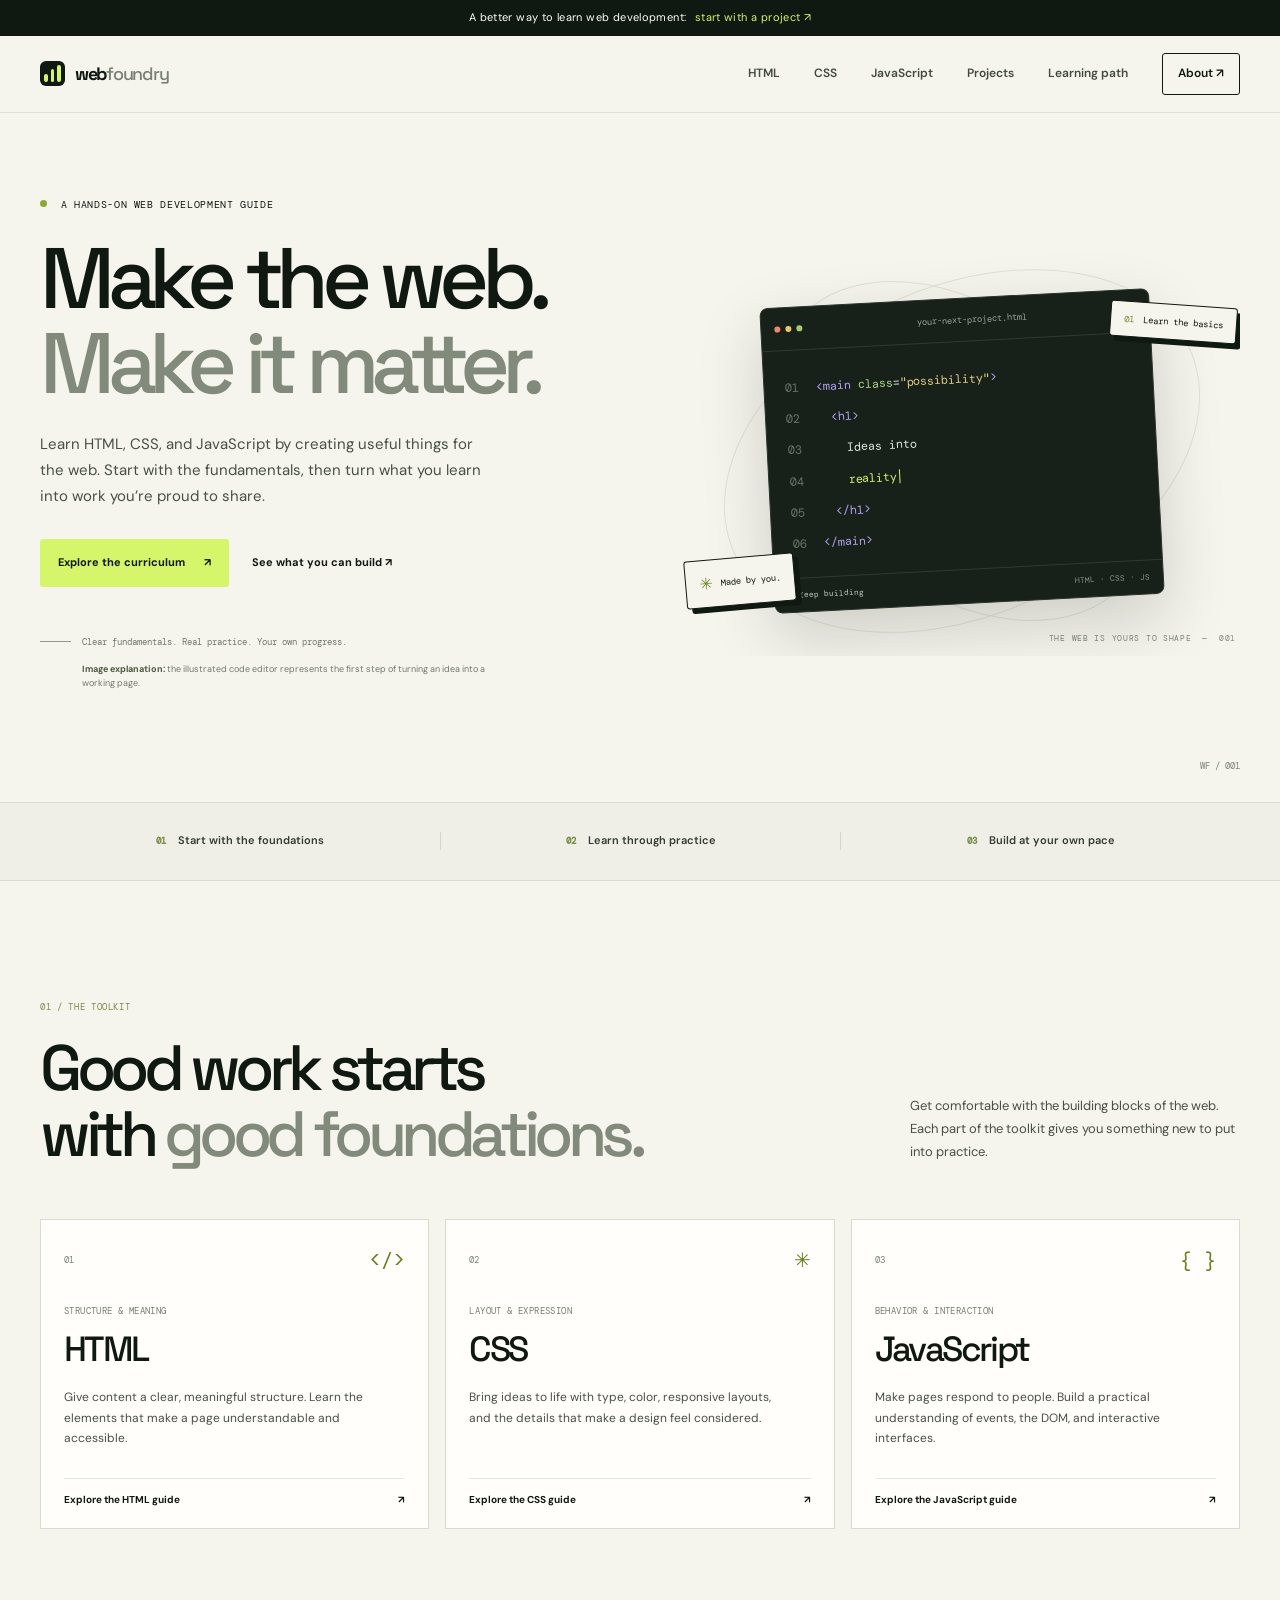
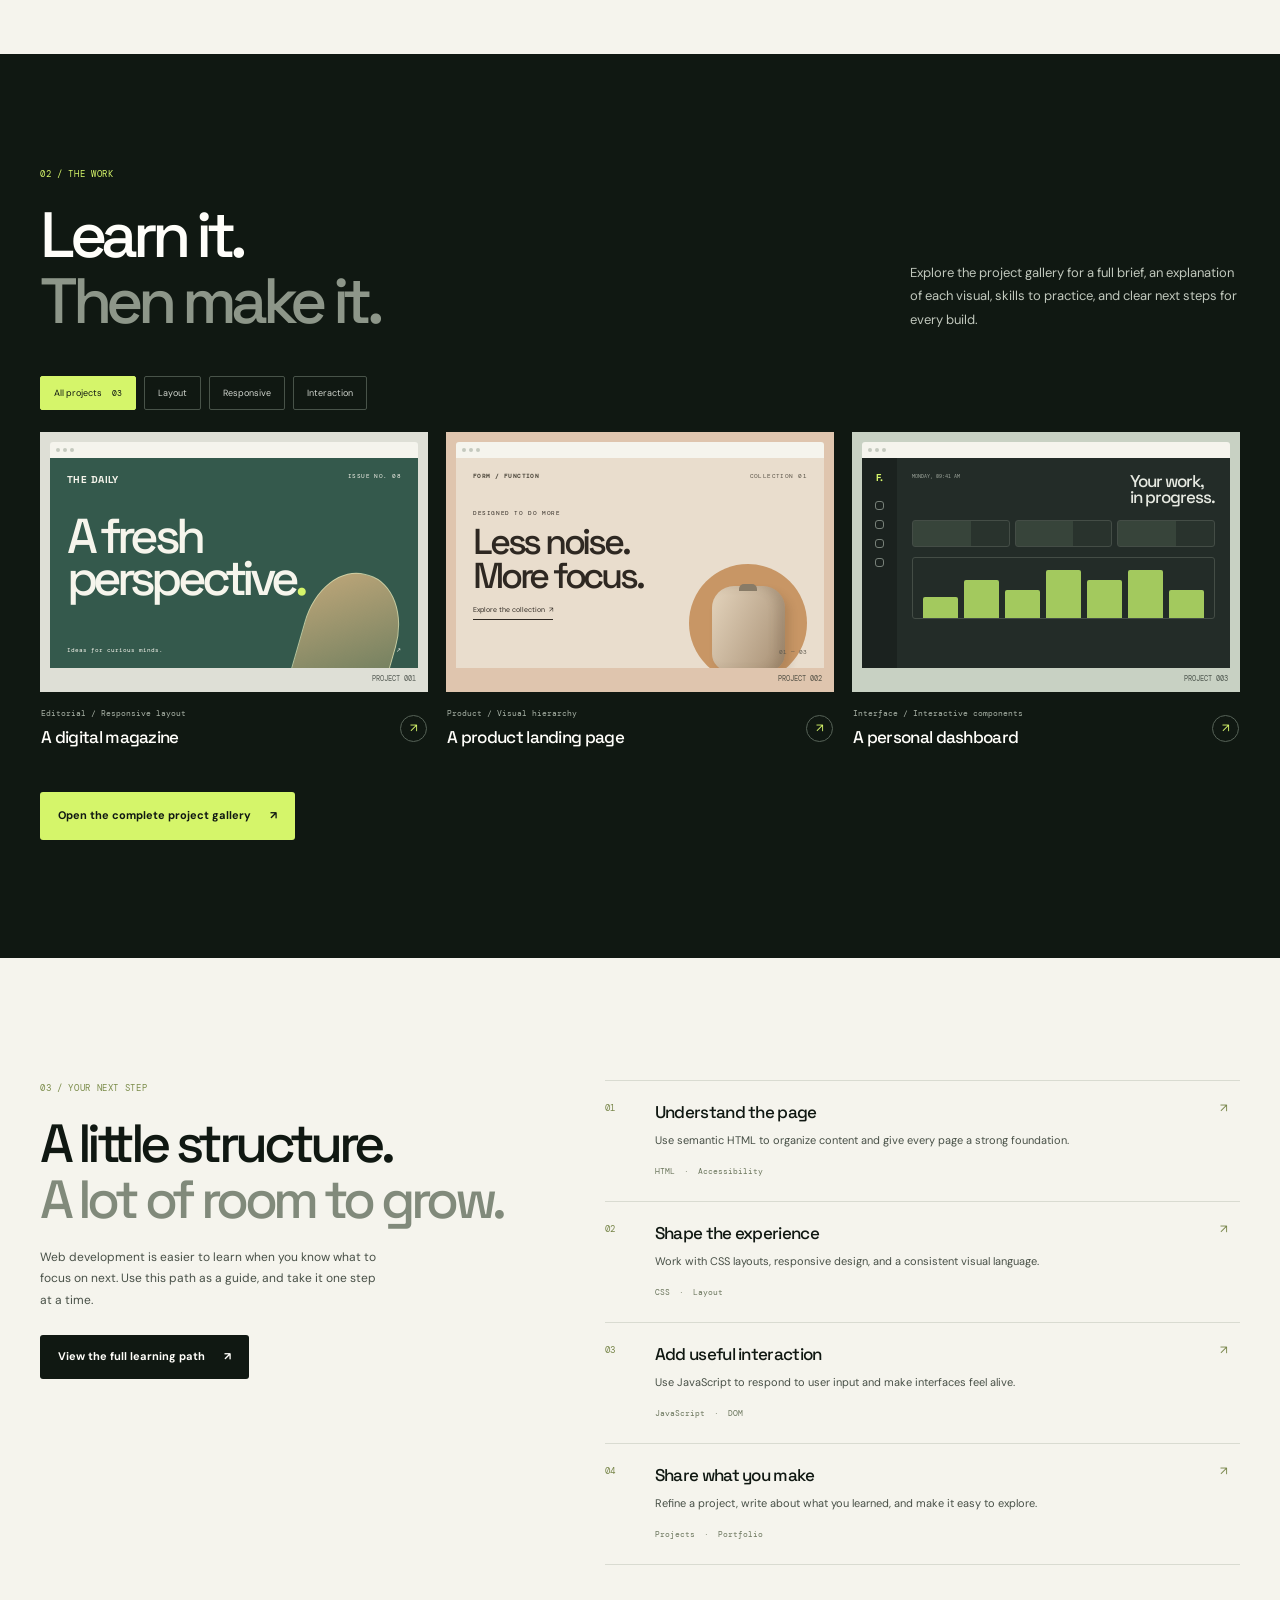
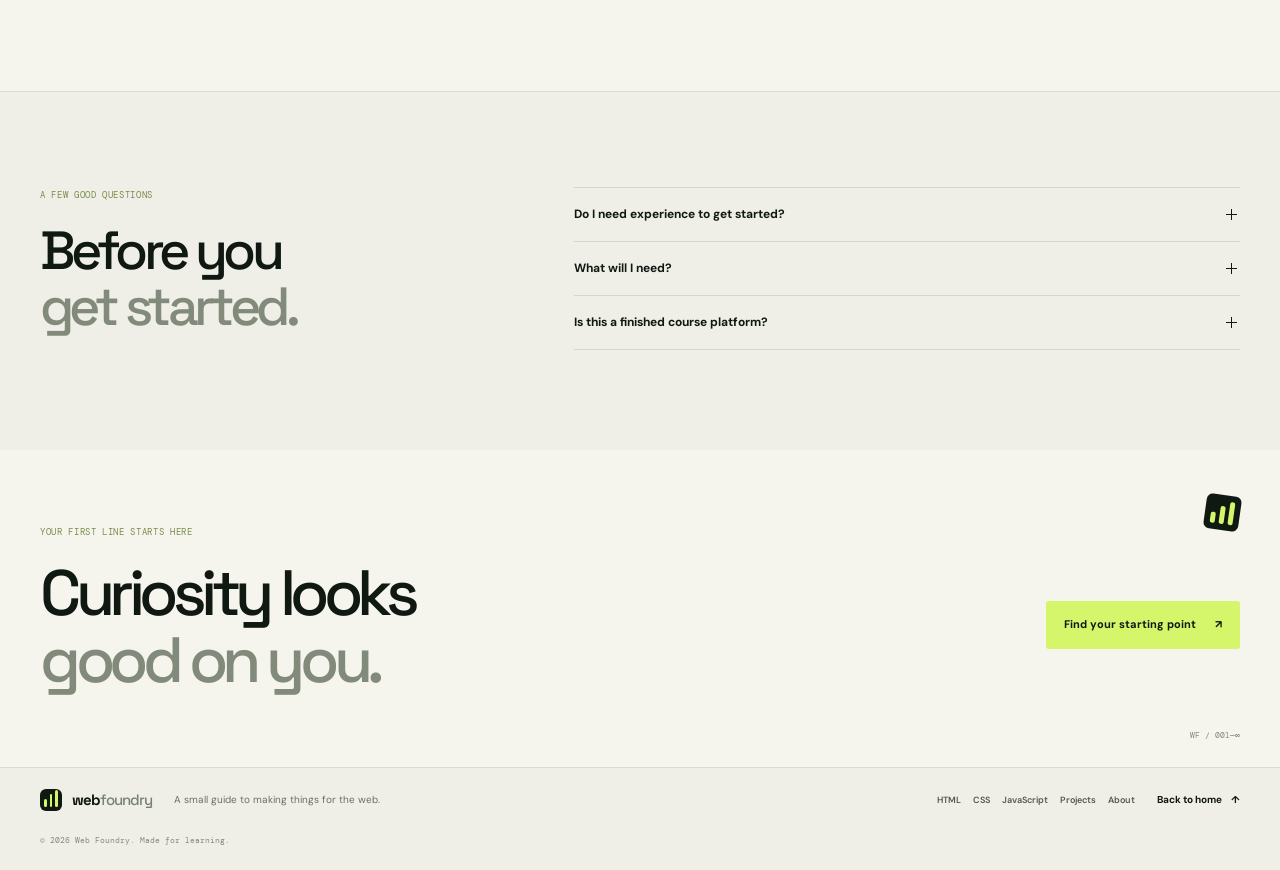
<file: index.html>
<!doctype html>
<html class="no-js" lang="en">
  <head>
    <meta charset="utf-8">
    <meta name="viewport" content="width=device-width, initial-scale=1">
    <meta
      name="description"
      content="Learn the foundations of the web by building thoughtful, accessible projects with Web Foundry."
    >
    <meta name="theme-color" content="#101812">
    <title>Web Foundry — Learn by building</title>
    <link rel="icon" href="assets/favicon.svg" type="image/svg+xml">
    <link rel="stylesheet" href="assets/css/style.css">
    <script src="assets/js/main.js" defer></script>
  </head>
  <body>
    <a class="skip-link" href="#main">Skip to content</a>

    <div class="announcement">
      <p>A better way to learn web development: <a href="learning-path.html">start with a project <span aria-hidden="true">↗</span></a></p>
    </div>

    <header class="site-header">
      <div class="header-inner">
        <a class="brand" href="index.html" aria-label="Web Foundry home">
          <span class="brand-mark" aria-hidden="true"><span></span><span></span><span></span></span>
          <span>web<span class="brand-light">foundry</span></span>
        </a>

        <button
          class="menu-toggle"
          type="button"
          aria-expanded="false"
          aria-controls="primary-navigation"
          aria-label="Open navigation"
          data-menu-toggle
        >
          <span></span><span></span>
        </button>

        <nav class="site-nav" id="primary-navigation" aria-label="Main navigation">
          <a href="html.html">HTML</a>
          <a href="css.html">CSS</a>
          <a href="javascript.html">JavaScript</a>
          <a href="projects.html">Projects</a>
          <a href="learning-path.html">Learning path</a>
          <a class="nav-cta" href="about.html">About <span aria-hidden="true">↗</span></a>
        </nav>
      </div>
    </header>

    <main id="main">
      <section class="hero section-wrap" id="home" aria-labelledby="hero-title">
        <div class="hero-copy">
          <p class="eyebrow"><span class="eyebrow-dot"></span> A hands-on web development guide</p>
          <h1 id="hero-title">Make the web.<br><span>Make it matter.</span></h1>
          <p class="hero-description">
            Learn HTML, CSS, and JavaScript by creating useful things for the web.
            Start with the fundamentals, then turn what you learn into work you’re proud to share.
          </p>
          <div class="hero-actions">
            <a class="button button-primary" href="learning-path.html">Explore the curriculum <span aria-hidden="true">↗</span></a>
            <a class="text-link" href="projects.html">See what you can build <span aria-hidden="true">↗</span></a>
          </div>
          <div class="hero-note">
            <span class="note-rule" aria-hidden="true"></span>
            <p>Clear fundamentals. Real practice. Your own progress.</p>
          </div>
          <p class="hero-visual-note"><strong>Image explanation:</strong> the illustrated code editor represents the first step of turning an idea into a working page.</p>
        </div>

        <div class="hero-art" aria-hidden="true">
          <div class="art-orbit orbit-one"></div>
          <div class="art-orbit orbit-two"></div>
          <div class="code-window">
            <div class="window-bar">
              <span></span><span></span><span></span>
              <p>your-next-project.html</p>
            </div>
            <div class="code-lines">
              <p><span class="code-muted">01</span> <span class="code-purple">&lt;main</span> <span class="code-green">class</span><span class="code-white">=</span><span class="code-yellow">"possibility"</span><span class="code-purple">&gt;</span></p>
              <p><span class="code-muted">02</span> &nbsp;&nbsp;<span class="code-purple">&lt;h1&gt;</span></p>
              <p><span class="code-muted">03</span> &nbsp;&nbsp;&nbsp;&nbsp;Ideas into</p>
              <p><span class="code-muted">04</span> &nbsp;&nbsp;&nbsp;&nbsp;<span class="code-highlight">reality<span class="code-cursor"></span></span></p>
              <p><span class="code-muted">05</span> &nbsp;&nbsp;<span class="code-purple">&lt;/h1&gt;</span></p>
              <p><span class="code-muted">06</span> <span class="code-purple">&lt;/main&gt;</span></p>
            </div>
            <div class="window-footer"><span class="status-dot"></span> Keep building <span class="footer-language">HTML · CSS · JS</span></div>
          </div>
          <div class="art-sticker sticker-top"><span>01</span> Learn the basics</div>
          <div class="art-sticker sticker-bottom"><span class="sticker-star">✳</span> Made by you.</div>
          <div class="art-caption">THE WEB IS YOURS TO SHAPE <span>—</span> 001</div>
        </div>
        <div class="hero-index" aria-hidden="true">WF / 001</div>
      </section>

      <section class="principles" aria-label="How Web Foundry teaches">
        <div class="principles-inner">
          <p><span>01</span> Start with the foundations</p>
          <p><span>02</span> Learn through practice</p>
          <p><span>03</span> Build at your own pace</p>
        </div>
      </section>

      <section class="section section-wrap courses-section" id="courses" aria-labelledby="courses-title">
        <div class="section-heading">
          <div>
            <p class="eyebrow"><span class="section-number">01 / THE TOOLKIT</span></p>
            <h2 id="courses-title">Good work starts<br>with <span>good foundations.</span></h2>
          </div>
          <p class="section-intro">
            Get comfortable with the building blocks of the web. Each part of the toolkit
            gives you something new to put into practice.
          </p>
        </div>

        <div class="course-grid">
          <article class="course-card course-html">
            <div class="course-topline"><span>01</span><span class="course-symbol" aria-hidden="true">&lt;/&gt;</span></div>
            <p class="course-label">Structure &amp; meaning</p>
            <h3>HTML</h3>
            <p>Give content a clear, meaningful structure. Learn the elements that make a page understandable and accessible.</p>
            <a href="html.html" class="course-link">Explore the HTML guide <span aria-hidden="true">↗</span></a>
          </article>
          <article class="course-card course-css">
            <div class="course-topline"><span>02</span><span class="course-symbol" aria-hidden="true">✳</span></div>
            <p class="course-label">Layout &amp; expression</p>
            <h3>CSS</h3>
            <p>Bring ideas to life with type, color, responsive layouts, and the details that make a design feel considered.</p>
            <a href="css.html" class="course-link">Explore the CSS guide <span aria-hidden="true">↗</span></a>
          </article>
          <article class="course-card course-js">
            <div class="course-topline"><span>03</span><span class="course-symbol" aria-hidden="true">{ }</span></div>
            <p class="course-label">Behavior &amp; interaction</p>
            <h3>JavaScript</h3>
            <p>Make pages respond to people. Build a practical understanding of events, the DOM, and interactive interfaces.</p>
            <a href="javascript.html" class="course-link">Explore the JavaScript guide <span aria-hidden="true">↗</span></a>
          </article>
        </div>
      </section>

      <section class="projects-section" id="projects" aria-labelledby="projects-title">
        <div class="section-wrap projects-inner">
          <div class="section-heading projects-heading">
            <div>
              <p class="eyebrow"><span class="section-number">02 / THE WORK</span></p>
              <h2 id="projects-title">Learn it.<br><span>Then make it.</span></h2>
            </div>
            <p class="section-intro">
              Explore the project gallery for a full brief, an explanation of each visual,
              skills to practice, and clear next steps for every build.
            </p>
          </div>

          <div class="project-filters" role="group" aria-label="Filter projects">
            <button type="button" class="filter-button is-active" data-filter="all" aria-pressed="true">All projects <span>03</span></button>
            <button type="button" class="filter-button" data-filter="layout" aria-pressed="false">Layout</button>
            <button type="button" class="filter-button" data-filter="responsive" aria-pressed="false">Responsive</button>
            <button type="button" class="filter-button" data-filter="interaction" aria-pressed="false">Interaction</button>
          </div>

          <div class="project-grid" data-project-grid>
            <article class="project-card" data-category="layout responsive">
              <div class="project-preview preview-editorial" aria-hidden="true">
                <div class="preview-browser"><span></span><span></span><span></span></div>
                <div class="editorial-layout">
                  <div class="editorial-nav"><b>THE DAILY</b><span>ISSUE NO. 08</span></div>
                  <div class="editorial-title">A fresh<br>perspective<span>.</span></div>
                  <div class="editorial-footer"><span>Ideas for curious minds.</span><span>READ THE STORY ↗</span></div>
                  <div class="editorial-shape"></div>
                </div>
                <span class="preview-index">PROJECT 001</span>
              </div>
              <div class="project-info">
                <div><p class="project-type">Editorial / Responsive layout</p><h3>A digital magazine</h3></div>
                <span class="project-arrow" aria-hidden="true">↗</span>
              </div>
            </article>

            <article class="project-card" data-category="layout">
              <div class="project-preview preview-product" aria-hidden="true">
                <div class="preview-browser"><span></span><span></span><span></span></div>
                <div class="product-layout">
                  <div class="product-nav"><b>FORM / FUNCTION</b><span>COLLECTION 01</span></div>
                  <div class="product-copy"><span>DESIGNED TO DO MORE</span><b>Less noise.<br>More focus.</b><i>Explore the collection&nbsp; ↗</i></div>
                  <div class="product-object"><div></div></div>
                  <div class="product-index">01 — 03</div>
                </div>
                <span class="preview-index">PROJECT 002</span>
              </div>
              <div class="project-info">
                <div><p class="project-type">Product / Visual hierarchy</p><h3>A product landing page</h3></div>
                <span class="project-arrow" aria-hidden="true">↗</span>
              </div>
            </article>

            <article class="project-card" data-category="responsive interaction">
              <div class="project-preview preview-dashboard" aria-hidden="true">
                <div class="preview-browser"><span></span><span></span><span></span></div>
                <div class="dashboard-layout">
                  <div class="dashboard-side"><b>F.</b><span></span><span></span><span></span><span></span></div>
                  <div class="dashboard-main"><div class="dashboard-heading"><span>MONDAY, 09:41 AM</span><b>Your work,<br>in progress.</b></div><div class="dashboard-cards"><span></span><span></span><span></span></div><div class="dashboard-chart"><i></i><i></i><i></i><i></i><i></i><i></i><i></i></div></div>
                </div>
                <span class="preview-index">PROJECT 003</span>
              </div>
              <div class="project-info">
                <div><p class="project-type">Interface / Interactive components</p><h3>A personal dashboard</h3></div>
                <span class="project-arrow" aria-hidden="true">↗</span>
              </div>
            </article>
          </div>
          <p class="filter-status" aria-live="polite" data-filter-status></p>
          <a class="button button-primary project-gallery-link" href="projects.html">Open the complete project gallery <span aria-hidden="true">↗</span></a>
        </div>
      </section>

      <section class="path-section section-wrap" id="learning-path" aria-labelledby="path-title">
        <div class="path-aside">
          <p class="eyebrow"><span class="section-number">03 / YOUR NEXT STEP</span></p>
          <h2 id="path-title">A little structure.<br><span>A lot of room to grow.</span></h2>
          <p>Web development is easier to learn when you know what to focus on next. Use this path as a guide, and take it one step at a time.</p>
          <a class="button button-dark" href="learning-path.html">View the full learning path <span aria-hidden="true">↗</span></a>
        </div>
        <ol class="path-list">
          <li><span class="path-step">01</span><div><h3>Understand the page</h3><p>Use semantic HTML to organize content and give every page a strong foundation.</p><span class="path-tags">HTML <i>·</i> Accessibility</span></div><span class="path-mark" aria-hidden="true">↗</span></li>
          <li><span class="path-step">02</span><div><h3>Shape the experience</h3><p>Work with CSS layouts, responsive design, and a consistent visual language.</p><span class="path-tags">CSS <i>·</i> Layout</span></div><span class="path-mark" aria-hidden="true">↗</span></li>
          <li><span class="path-step">03</span><div><h3>Add useful interaction</h3><p>Use JavaScript to respond to user input and make interfaces feel alive.</p><span class="path-tags">JavaScript <i>·</i> DOM</span></div><span class="path-mark" aria-hidden="true">↗</span></li>
          <li><span class="path-step">04</span><div><h3>Share what you make</h3><p>Refine a project, write about what you learned, and make it easy to explore.</p><span class="path-tags">Projects <i>·</i> Portfolio</span></div><span class="path-mark" aria-hidden="true">↗</span></li>
        </ol>
      </section>

      <section class="faq-section" aria-labelledby="faq-title">
        <div class="section-wrap faq-inner">
          <div class="faq-heading">
            <p class="eyebrow"><span class="section-number">A FEW GOOD QUESTIONS</span></p>
            <h2 id="faq-title">Before you<br><span>get started.</span></h2>
          </div>
          <div class="faq-list">
            <details>
              <summary>Do I need experience to get started?<span aria-hidden="true"></span></summary>
              <p>No. The learning path begins with the core building blocks of a web page. You can work through the topics in order and practice as you go.</p>
            </details>
            <details>
              <summary>What will I need?<span aria-hidden="true"></span></summary>
              <p>A computer, a modern web browser, and a code editor are enough to begin. The project examples use standard HTML, CSS, and JavaScript.</p>
            </details>
            <details>
              <summary>Is this a finished course platform?<span aria-hidden="true"></span></summary>
              <p>This project is a front-end learning concept and portfolio piece. It presents a curriculum and project ideas; it does not include accounts, hosted lessons, or a backend.</p>
            </details>
          </div>
        </div>
      </section>

      <section class="closing-section section-wrap" id="start" aria-labelledby="closing-title">
        <div class="closing-mark" aria-hidden="true"><span></span><span></span><span></span></div>
        <div>
          <p class="eyebrow"><span class="section-number">YOUR FIRST LINE STARTS HERE</span></p>
          <h2 id="closing-title">Curiosity looks<br><span>good on you.</span></h2>
        </div>
        <a class="button button-primary" href="#courses">Find your starting point <span aria-hidden="true">↗</span></a>
        <span class="closing-index" aria-hidden="true">WF / 001—∞</span>
      </section>
    </main>

    <footer class="site-footer">
      <div class="footer-inner">
        <a class="brand footer-brand" href="index.html">
          <span class="brand-mark" aria-hidden="true"><span></span><span></span><span></span></span>
          <span>web<span class="brand-light">foundry</span></span>
        </a>
        <p>A small guide to making things for the web.</p>
        <nav class="footer-nav" aria-label="Footer navigation">
          <a href="html.html">HTML</a>
          <a href="css.html">CSS</a>
          <a href="javascript.html">JavaScript</a>
          <a href="projects.html">Projects</a>
          <a href="about.html">About</a>
        </nav>
        <a href="index.html" class="back-to-top">Back to home <span aria-hidden="true">↑</span></a>
        <span class="copyright">© <span data-current-year>2026</span> Web Foundry. Made for learning.</span>
      </div>
    </footer>
  </body>
</html>
</file>
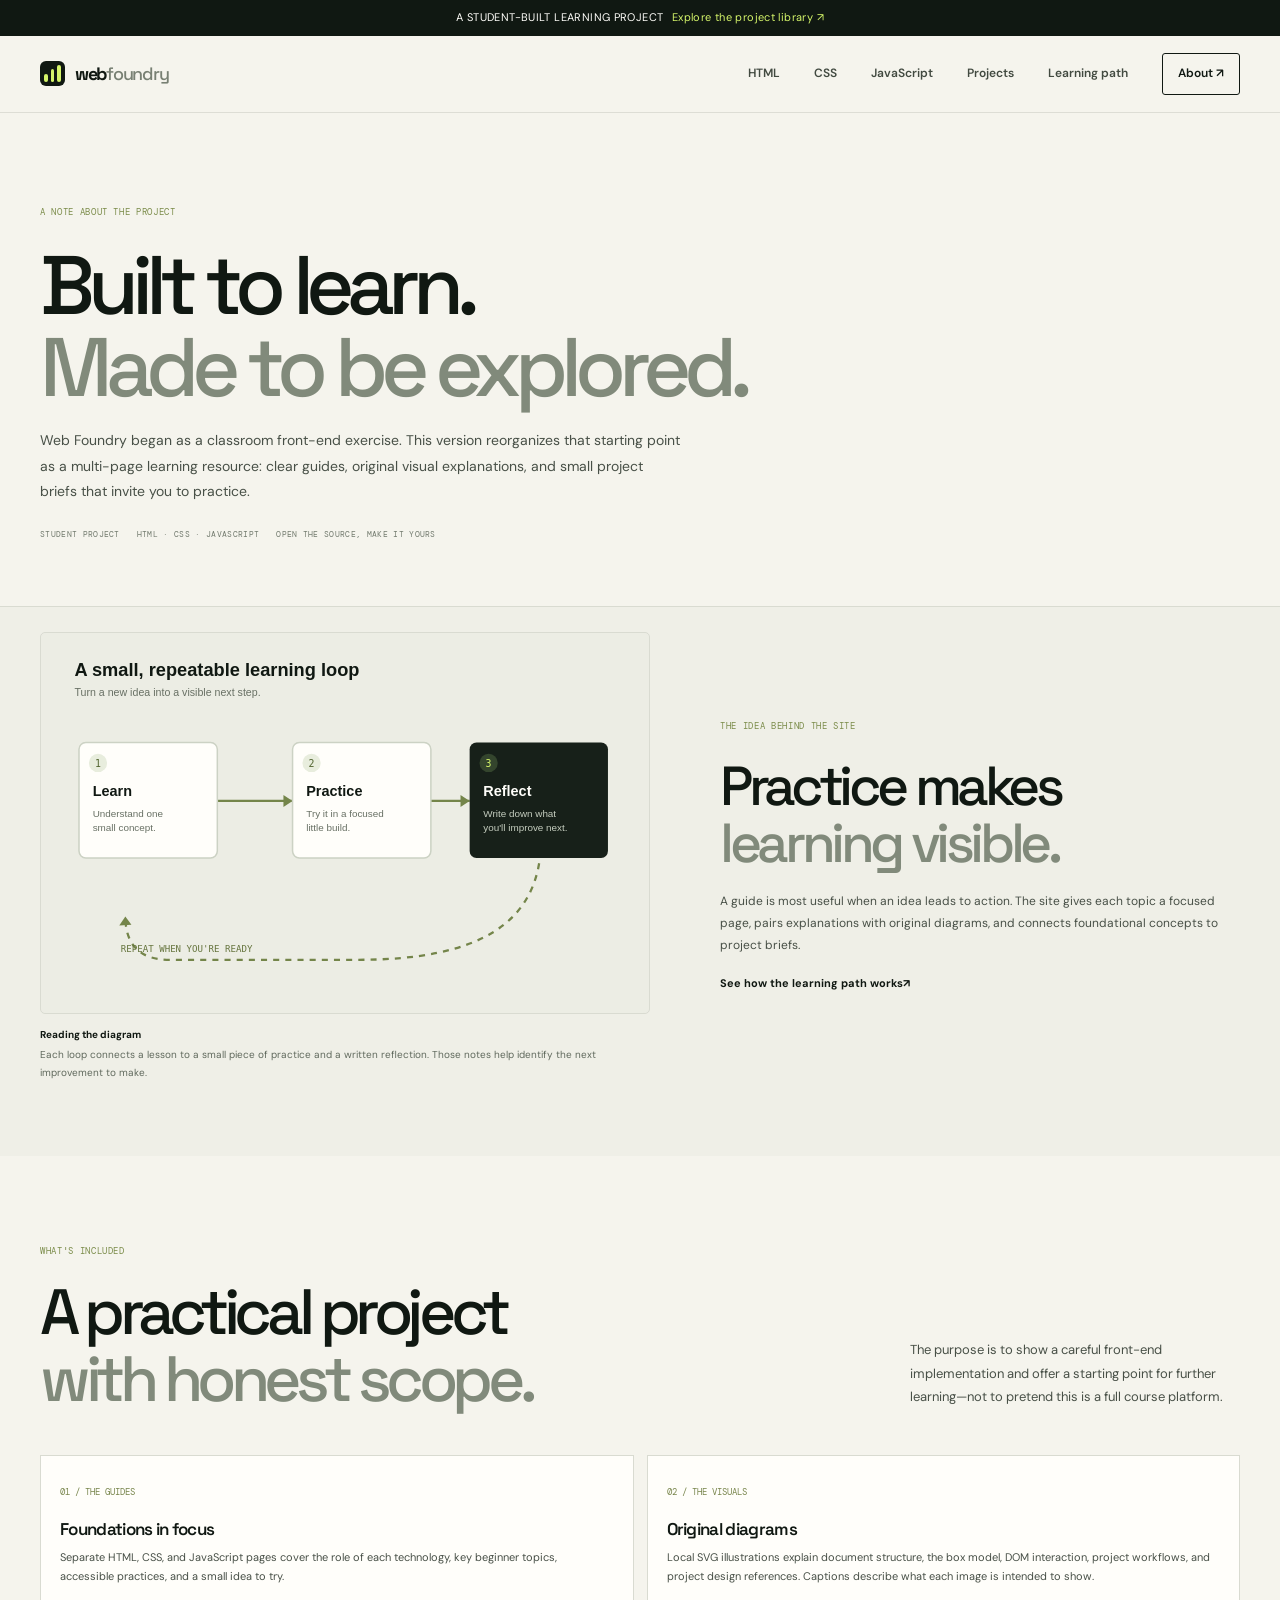
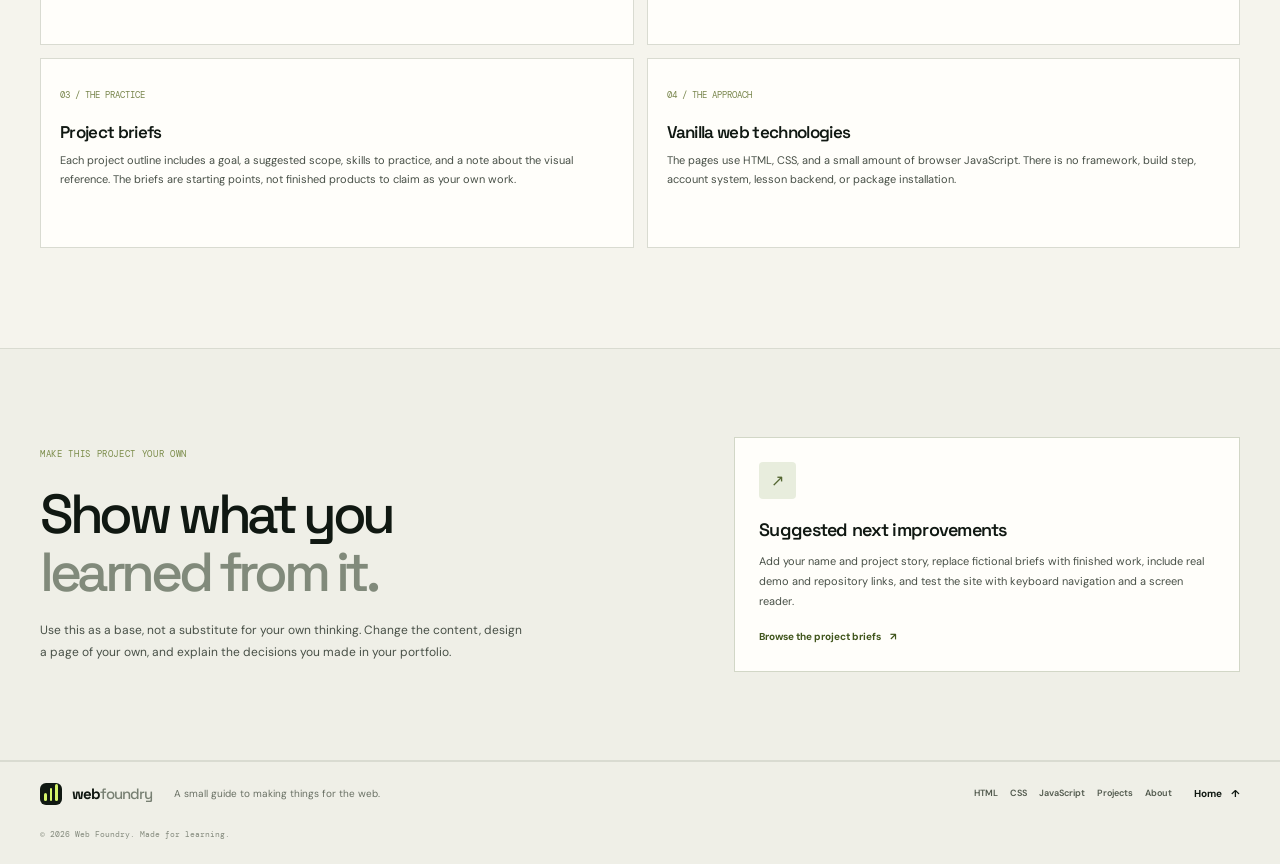
<file: about.html>
<!doctype html>
<html class="no-js" lang="en">
  <head>
    <meta charset="utf-8">
    <meta name="viewport" content="width=device-width, initial-scale=1">
    <meta name="description" content="Learn about Web Foundry, a student-built, framework-free project for learning the fundamentals of HTML, CSS, and JavaScript.">
    <meta name="theme-color" content="#101812">
    <title>About Web Foundry — Learn by building</title>
    <link rel="icon" href="assets/favicon.svg" type="image/svg+xml">
    <link rel="stylesheet" href="assets/css/style.css">
    <script src="assets/js/main.js" defer></script>
  </head>
  <body>
    <a class="skip-link" href="#main">Skip to content</a>
    <div class="announcement"><p>A STUDENT-BUILT LEARNING PROJECT <a href="projects.html">Explore the project library <span aria-hidden="true">↗</span></a></p></div>
    <header class="site-header"><div class="header-inner">
      <a class="brand" href="index.html" aria-label="Web Foundry home"><span class="brand-mark" aria-hidden="true"><span></span><span></span><span></span></span><span>web<span class="brand-light">foundry</span></span></a>
      <button class="menu-toggle" type="button" aria-expanded="false" aria-controls="primary-navigation" aria-label="Open navigation" data-menu-toggle><span></span><span></span></button>
      <nav class="site-nav" id="primary-navigation" aria-label="Main navigation">
        <a href="html.html">HTML</a><a href="css.html">CSS</a><a href="javascript.html">JavaScript</a><a href="projects.html">Projects</a><a href="learning-path.html">Learning path</a><a href="about.html" aria-current="page" class="nav-cta">About <span aria-hidden="true">↗</span></a>
      </nav>
    </div></header>
    <main id="main">
      <section class="page-hero section-wrap">
        <p class="eyebrow"><span class="section-number">A NOTE ABOUT THE PROJECT</span></p>
        <h1>Built to learn.<br><span>Made to be explored.</span></h1>
        <p class="page-hero-lede">Web Foundry began as a classroom front-end exercise. This version reorganizes that starting point as a multi-page learning resource: clear guides, original visual explanations, and small project briefs that invite you to practice.</p>
        <div class="page-hero-meta"><span>STUDENT PROJECT</span><span>HTML · CSS · JAVASCRIPT</span><span>OPEN THE SOURCE, MAKE IT YOURS</span></div>
      </section>
      <section class="about-visual-section"><div class="section-wrap about-visual-grid">
        <figure class="guide-figure">
          <img src="assets/images/about-workflow.svg" width="800" height="500" alt="A project workflow diagram connecting three cards: learn a concept, practice with a small build, and document what you learned.">
          <figcaption><strong>Reading the diagram</strong> Each loop connects a lesson to a small piece of practice and a written reflection. Those notes help identify the next improvement to make.</figcaption>
        </figure>
        <div class="roadmap-explainer"><p class="eyebrow"><span class="section-number">THE IDEA BEHIND THE SITE</span></p><h2>Practice makes<br><span>learning visible.</span></h2><p>A guide is most useful when an idea leads to action. The site gives each topic a focused page, pairs explanations with original diagrams, and connects foundational concepts to project briefs.</p><a class="text-link" href="learning-path.html">See how the learning path works <span aria-hidden="true">↗</span></a></div>
      </div></section>
      <section class="section section-wrap about-content">
        <div class="section-heading"><div><p class="eyebrow"><span class="section-number">WHAT'S INCLUDED</span></p><h2>A practical project<br><span>with honest scope.</span></h2></div><p class="section-intro">The purpose is to show a careful front-end implementation and offer a starting point for further learning—not to pretend this is a full course platform.</p></div>
        <div class="about-grid">
          <article class="topic-card"><span class="topic-number">01 / THE GUIDES</span><h3>Foundations in focus</h3><p>Separate HTML, CSS, and JavaScript pages cover the role of each technology, key beginner topics, accessible practices, and a small idea to try.</p></article>
          <article class="topic-card"><span class="topic-number">02 / THE VISUALS</span><h3>Original diagrams</h3><p>Local SVG illustrations explain document structure, the box model, DOM interaction, project workflows, and project design references. Captions describe what each image is intended to show.</p></article>
          <article class="topic-card"><span class="topic-number">03 / THE PRACTICE</span><h3>Project briefs</h3><p>Each project outline includes a goal, a suggested scope, skills to practice, and a note about the visual reference. The briefs are starting points, not finished products to claim as your own work.</p></article>
          <article class="topic-card"><span class="topic-number">04 / THE APPROACH</span><h3>Vanilla web technologies</h3><p>The pages use HTML, CSS, and a small amount of browser JavaScript. There is no framework, build step, account system, lesson backend, or package installation.</p></article>
        </div>
      </section>
      <section class="example-section"><div class="section-wrap example-grid"><div><p class="eyebrow"><span class="section-number">MAKE THIS PROJECT YOUR OWN</span></p><h2>Show what you<br><span>learned from it.</span></h2><p>Use this as a base, not a substitute for your own thinking. Change the content, design a page of your own, and explain the decisions you made in your portfolio.</p></div><aside class="example-note"><span class="example-icon">↗</span><h3>Suggested next improvements</h3><p>Add your name and project story, replace fictional briefs with finished work, include real demo and repository links, and test the site with keyboard navigation and a screen reader.</p><a href="projects.html">Browse the project briefs <span aria-hidden="true">↗</span></a></aside></div></section>
    </main>
    <footer class="site-footer"><div class="footer-inner"><a class="brand footer-brand" href="index.html"><span class="brand-mark" aria-hidden="true"><span></span><span></span><span></span></span><span>web<span class="brand-light">foundry</span></span></a><p>A small guide to making things for the web.</p><nav class="footer-nav" aria-label="Footer navigation"><a href="html.html">HTML</a><a href="css.html">CSS</a><a href="javascript.html">JavaScript</a><a href="projects.html">Projects</a><a href="about.html">About</a></nav><a href="index.html" class="back-to-top">Home <span aria-hidden="true">↑</span></a><span class="copyright">© <span data-current-year>2026</span> Web Foundry. Made for learning.</span></div></footer>
  </body>
</html>
</file>
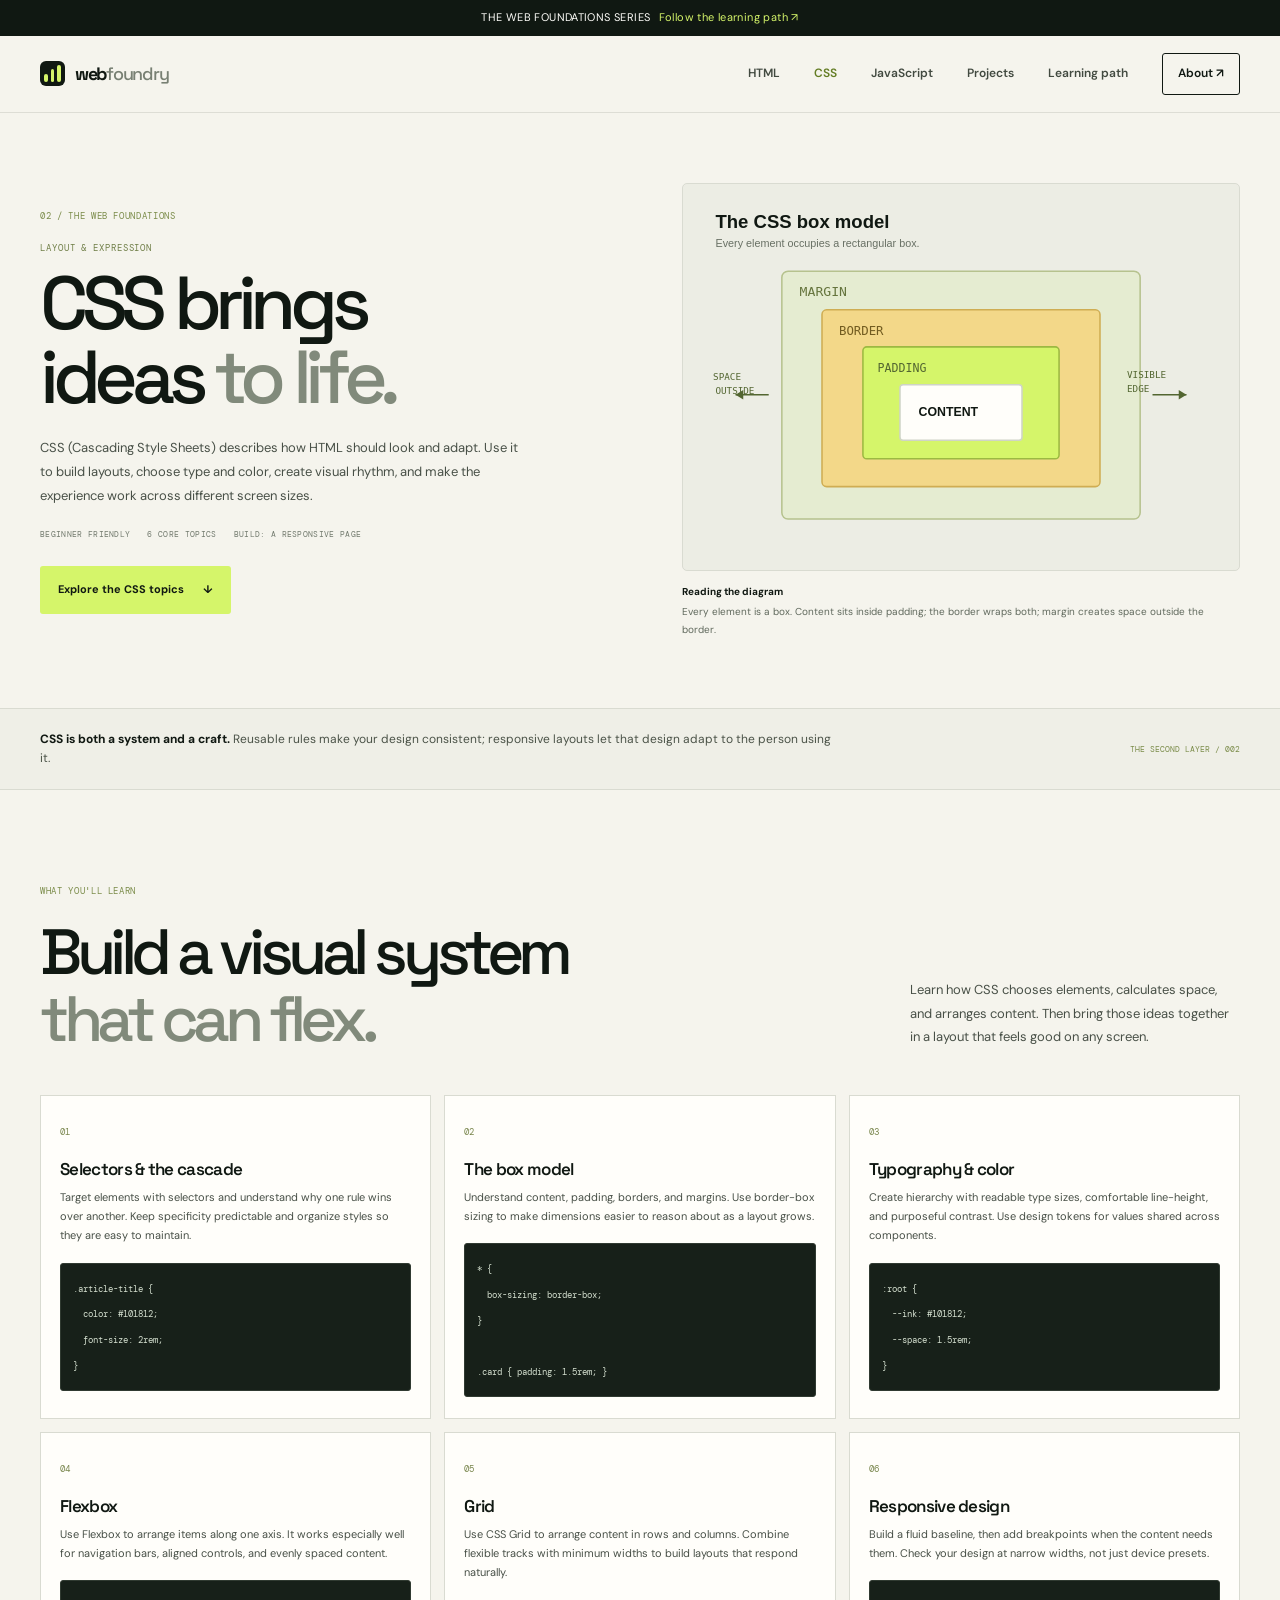
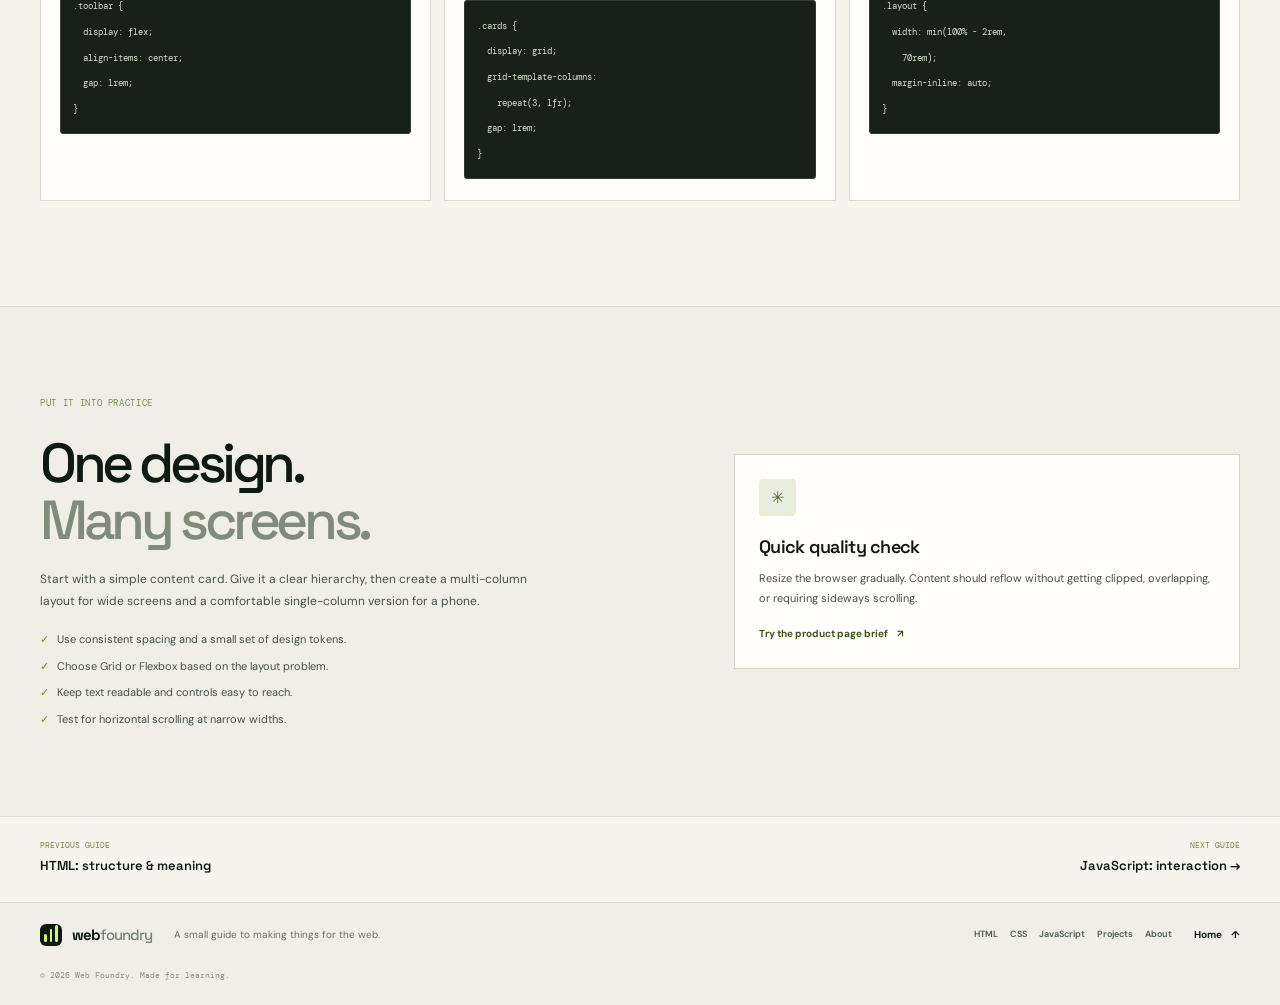
<file: css.html>
<!doctype html>
<html class="no-js" lang="en">
  <head>
    <meta charset="utf-8">
    <meta name="viewport" content="width=device-width, initial-scale=1">
    <meta name="description" content="Learn CSS selectors, the box model, responsive layouts, Grid, Flexbox, typography, and accessible styling with Web Foundry.">
    <meta name="theme-color" content="#101812">
    <title>CSS Layout &amp; Style — Web Foundry</title>
    <link rel="icon" href="assets/favicon.svg" type="image/svg+xml">
    <link rel="stylesheet" href="assets/css/style.css">
    <script src="assets/js/main.js" defer></script>
  </head>
  <body>
    <a class="skip-link" href="#main">Skip to content</a>
    <div class="announcement"><p>THE WEB FOUNDATIONS SERIES <a href="learning-path.html">Follow the learning path <span aria-hidden="true">↗</span></a></p></div>
    <header class="site-header"><div class="header-inner">
      <a class="brand" href="index.html" aria-label="Web Foundry home"><span class="brand-mark" aria-hidden="true"><span></span><span></span><span></span></span><span>web<span class="brand-light">foundry</span></span></a>
      <button class="menu-toggle" type="button" aria-expanded="false" aria-controls="primary-navigation" aria-label="Open navigation" data-menu-toggle><span></span><span></span></button>
      <nav class="site-nav" id="primary-navigation" aria-label="Main navigation">
        <a href="html.html">HTML</a><a href="css.html" aria-current="page">CSS</a><a href="javascript.html">JavaScript</a><a href="projects.html">Projects</a><a href="learning-path.html">Learning path</a><a class="nav-cta" href="about.html">About <span aria-hidden="true">↗</span></a>
      </nav>
    </div></header>
    <main id="main">
      <section class="guide-hero section-wrap">
        <div class="guide-copy">
          <p class="eyebrow"><span class="section-number">02 / THE WEB FOUNDATIONS</span></p>
          <p class="guide-kicker">LAYOUT &amp; EXPRESSION</p>
          <h1>CSS brings<br>ideas <span>to life.</span></h1>
          <p class="guide-lede">CSS (Cascading Style Sheets) describes how HTML should look and adapt. Use it to build layouts, choose type and color, create visual rhythm, and make the experience work across different screen sizes.</p>
          <div class="guide-meta"><span>BEGINNER FRIENDLY</span><span>6 CORE TOPICS</span><span>BUILD: A RESPONSIVE PAGE</span></div>
          <a class="button button-primary" href="#css-topics">Explore the CSS topics <span aria-hidden="true">↓</span></a>
        </div>
        <figure class="guide-figure">
          <img src="assets/images/css-box-model.svg" width="720" height="500" alt="An annotated CSS box model, with the outer margin, border, inner padding, and content area shown as four nested rectangles.">
          <figcaption><strong>Reading the diagram</strong> Every element is a box. Content sits inside padding; the border wraps both; margin creates space outside the border.</figcaption>
        </figure>
      </section>
      <section class="guide-intro-band"><div class="section-wrap"><p><strong>CSS is both a system and a craft.</strong> Reusable rules make your design consistent; responsive layouts let that design adapt to the person using it.</p><span>THE SECOND LAYER / 002</span></div></section>
      <section class="section section-wrap guide-content" id="css-topics">
        <div class="section-heading"><div><p class="eyebrow"><span class="section-number">WHAT YOU'LL LEARN</span></p><h2>Build a visual system<br><span>that can flex.</span></h2></div><p class="section-intro">Learn how CSS chooses elements, calculates space, and arranges content. Then bring those ideas together in a layout that feels good on any screen.</p></div>
        <div class="topic-grid">
          <article class="topic-card"><span class="topic-number">01</span><h3>Selectors &amp; the cascade</h3><p>Target elements with selectors and understand why one rule wins over another. Keep specificity predictable and organize styles so they are easy to maintain.</p><pre><code>.article-title {
  color: #101812;
  font-size: 2rem;
}</code></pre></article>
          <article class="topic-card"><span class="topic-number">02</span><h3>The box model</h3><p>Understand content, padding, borders, and margins. Use border-box sizing to make dimensions easier to reason about as a layout grows.</p><pre><code>* {
  box-sizing: border-box;
}

.card { padding: 1.5rem; }</code></pre></article>
          <article class="topic-card"><span class="topic-number">03</span><h3>Typography &amp; color</h3><p>Create hierarchy with readable type sizes, comfortable line-height, and purposeful contrast. Use design tokens for values shared across components.</p><pre><code>:root {
  --ink: #101812;
  --space: 1.5rem;
}</code></pre></article>
          <article class="topic-card"><span class="topic-number">04</span><h3>Flexbox</h3><p>Use Flexbox to arrange items along one axis. It works especially well for navigation bars, aligned controls, and evenly spaced content.</p><pre><code>.toolbar {
  display: flex;
  align-items: center;
  gap: 1rem;
}</code></pre></article>
          <article class="topic-card"><span class="topic-number">05</span><h3>Grid</h3><p>Use CSS Grid to arrange content in rows and columns. Combine flexible tracks with minimum widths to build layouts that respond naturally.</p><pre><code>.cards {
  display: grid;
  grid-template-columns:
    repeat(3, 1fr);
  gap: 1rem;
}</code></pre></article>
          <article class="topic-card"><span class="topic-number">06</span><h3>Responsive design</h3><p>Build a fluid baseline, then add breakpoints when the content needs them. Check your design at narrow widths, not just device presets.</p><pre><code>.layout {
  width: min(100% - 2rem,
    70rem);
  margin-inline: auto;
}</code></pre></article>
        </div>
      </section>
      <section class="example-section"><div class="section-wrap example-grid"><div><p class="eyebrow"><span class="section-number">PUT IT INTO PRACTICE</span></p><h2>One design.<br><span>Many screens.</span></h2><p>Start with a simple content card. Give it a clear hierarchy, then create a multi-column layout for wide screens and a comfortable single-column version for a phone.</p><ul class="check-list"><li>Use consistent spacing and a small set of design tokens.</li><li>Choose Grid or Flexbox based on the layout problem.</li><li>Keep text readable and controls easy to reach.</li><li>Test for horizontal scrolling at narrow widths.</li></ul></div><aside class="example-note"><span class="example-icon">✳</span><h3>Quick quality check</h3><p>Resize the browser gradually. Content should reflow without getting clipped, overlapping, or requiring sideways scrolling.</p><a href="projects.html#product">Try the product page brief <span aria-hidden="true">↗</span></a></aside></div></section>
      <nav class="guide-pagination section-wrap" aria-label="Guide pagination"><a href="html.html"><span>PREVIOUS GUIDE</span><strong>HTML: structure &amp; meaning</strong></a><a href="javascript.html"><span>NEXT GUIDE</span><strong>JavaScript: interaction <span aria-hidden="true">→</span></strong></a></nav>
    </main>
    <footer class="site-footer"><div class="footer-inner"><a class="brand footer-brand" href="index.html"><span class="brand-mark" aria-hidden="true"><span></span><span></span><span></span></span><span>web<span class="brand-light">foundry</span></span></a><p>A small guide to making things for the web.</p><nav class="footer-nav" aria-label="Footer navigation"><a href="html.html">HTML</a><a href="css.html">CSS</a><a href="javascript.html">JavaScript</a><a href="projects.html">Projects</a><a href="about.html">About</a></nav><a href="index.html" class="back-to-top">Home <span aria-hidden="true">↑</span></a><span class="copyright">© <span data-current-year>2026</span> Web Foundry. Made for learning.</span></div></footer>
  </body>
</html>
</file>
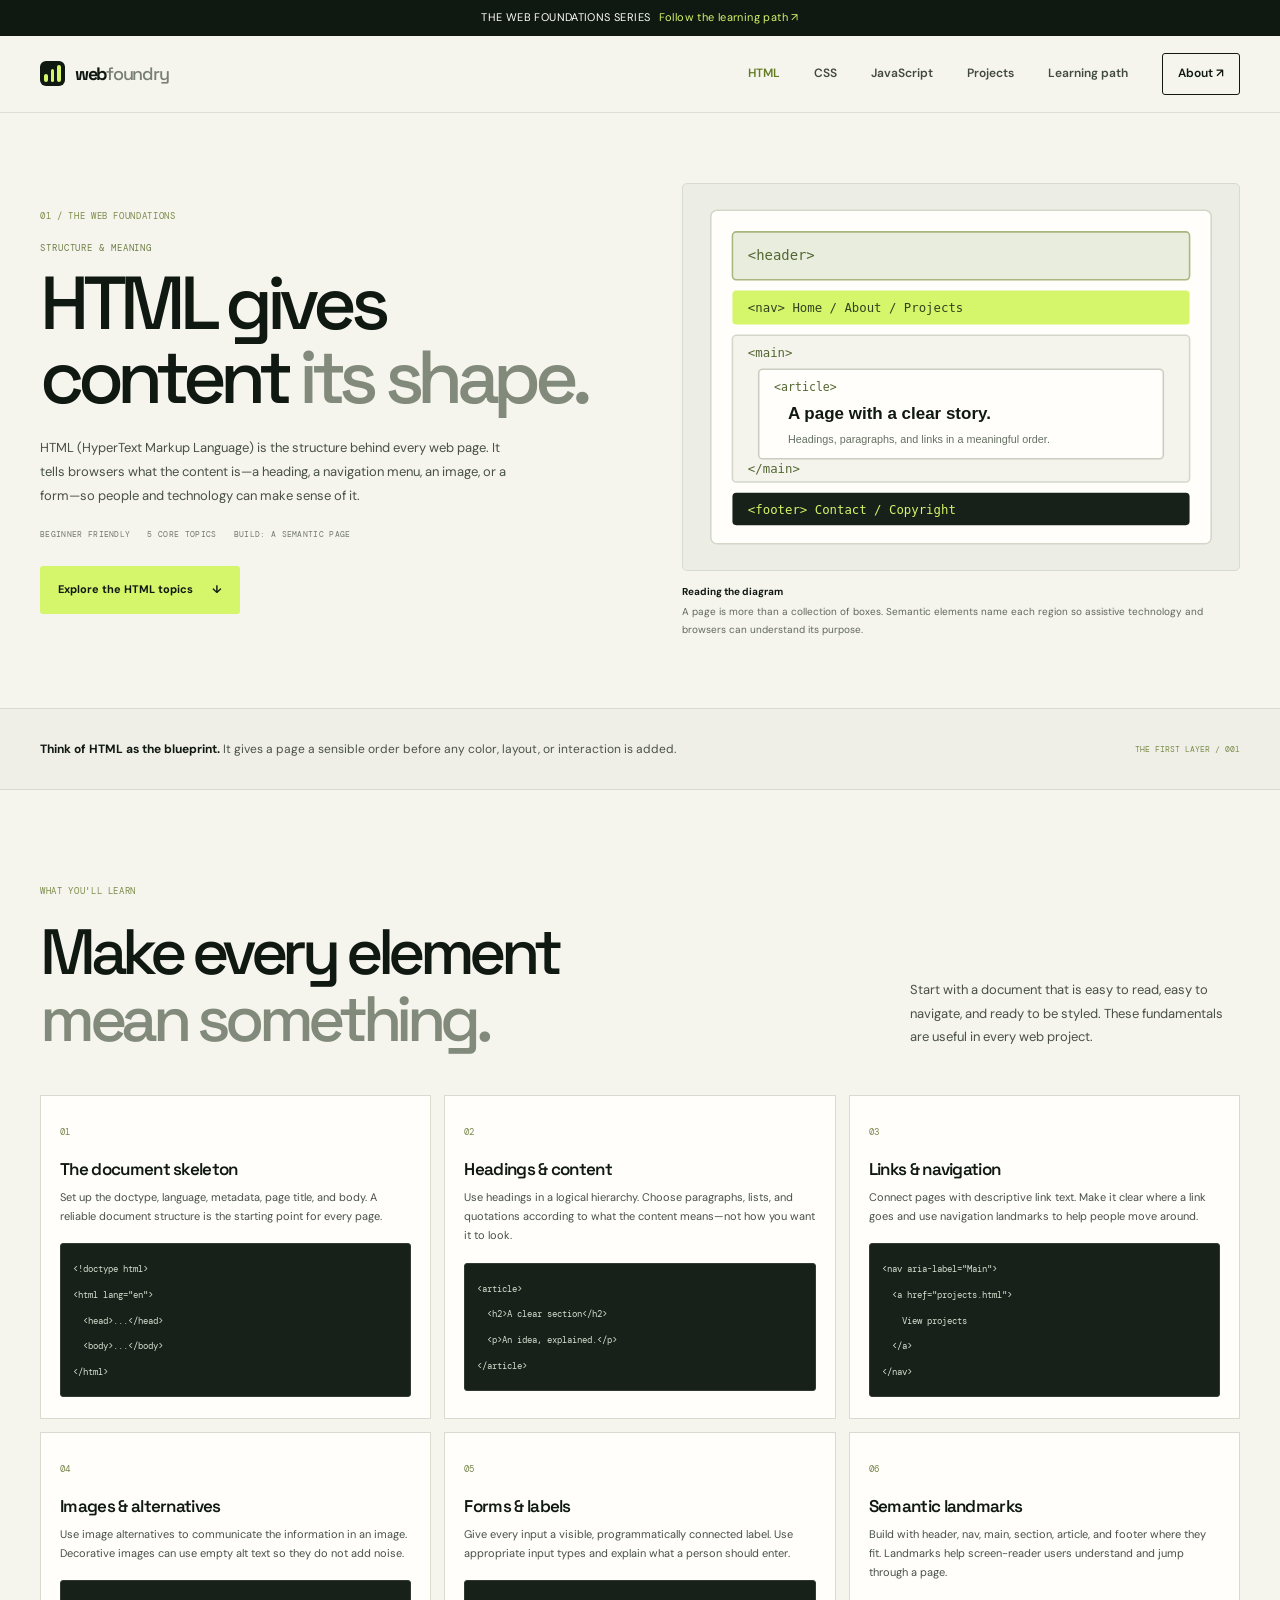
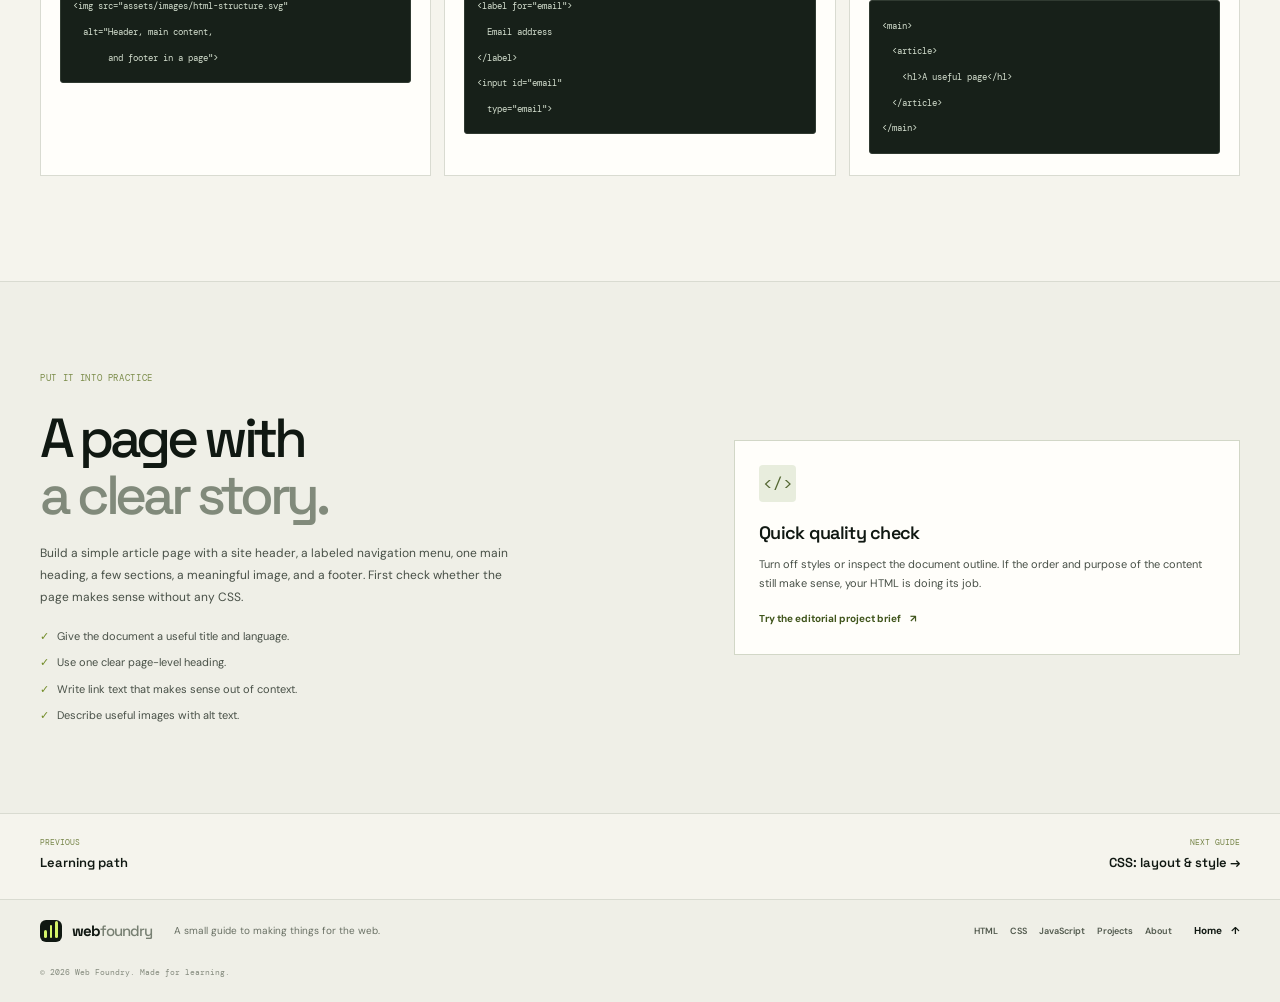
<file: html.html>
<!doctype html>
<html class="no-js" lang="en">
  <head>
    <meta charset="utf-8">
    <meta name="viewport" content="width=device-width, initial-scale=1">
    <meta name="description" content="Learn semantic HTML, accessible page structure, links, images, forms, and document landmarks with Web Foundry's practical guide.">
    <meta name="theme-color" content="#101812">
    <title>HTML Foundations — Web Foundry</title>
    <link rel="icon" href="assets/favicon.svg" type="image/svg+xml">
    <link rel="stylesheet" href="assets/css/style.css">
    <script src="assets/js/main.js" defer></script>
  </head>
  <body>
    <a class="skip-link" href="#main">Skip to content</a>
    <div class="announcement"><p>THE WEB FOUNDATIONS SERIES <a href="learning-path.html">Follow the learning path <span aria-hidden="true">↗</span></a></p></div>
    <header class="site-header"><div class="header-inner">
      <a class="brand" href="index.html" aria-label="Web Foundry home"><span class="brand-mark" aria-hidden="true"><span></span><span></span><span></span></span><span>web<span class="brand-light">foundry</span></span></a>
      <button class="menu-toggle" type="button" aria-expanded="false" aria-controls="primary-navigation" aria-label="Open navigation" data-menu-toggle><span></span><span></span></button>
      <nav class="site-nav" id="primary-navigation" aria-label="Main navigation">
        <a href="html.html" aria-current="page">HTML</a><a href="css.html">CSS</a><a href="javascript.html">JavaScript</a><a href="projects.html">Projects</a><a href="learning-path.html">Learning path</a><a class="nav-cta" href="about.html">About <span aria-hidden="true">↗</span></a>
      </nav>
    </div></header>
    <main id="main">
      <section class="guide-hero section-wrap">
        <div class="guide-copy">
          <p class="eyebrow"><span class="section-number">01 / THE WEB FOUNDATIONS</span></p>
          <p class="guide-kicker">STRUCTURE &amp; MEANING</p>
          <h1>HTML gives<br>content <span>its shape.</span></h1>
          <p class="guide-lede">HTML (HyperText Markup Language) is the structure behind every web page. It tells browsers what the content is—a heading, a navigation menu, an image, or a form—so people and technology can make sense of it.</p>
          <div class="guide-meta"><span>BEGINNER FRIENDLY</span><span>5 CORE TOPICS</span><span>BUILD: A SEMANTIC PAGE</span></div>
          <a class="button button-primary" href="#html-topics">Explore the HTML topics <span aria-hidden="true">↓</span></a>
        </div>
        <figure class="guide-figure">
          <img src="assets/images/html-structure.svg" width="720" height="500" alt="A web page outline: header, navigation, main content with a heading and article, and a footer, each labeled as a meaningful HTML element.">
          <figcaption><strong>Reading the diagram</strong> A page is more than a collection of boxes. Semantic elements name each region so assistive technology and browsers can understand its purpose.</figcaption>
        </figure>
      </section>
      <section class="guide-intro-band"><div class="section-wrap"><p><strong>Think of HTML as the blueprint.</strong> It gives a page a sensible order before any color, layout, or interaction is added.</p><span>THE FIRST LAYER / 001</span></div></section>
      <section class="section section-wrap guide-content" id="html-topics">
        <div class="section-heading"><div><p class="eyebrow"><span class="section-number">WHAT YOU'LL LEARN</span></p><h2>Make every element<br><span>mean something.</span></h2></div><p class="section-intro">Start with a document that is easy to read, easy to navigate, and ready to be styled. These fundamentals are useful in every web project.</p></div>
        <div class="topic-grid">
          <article class="topic-card"><span class="topic-number">01</span><h3>The document skeleton</h3><p>Set up the doctype, language, metadata, page title, and body. A reliable document structure is the starting point for every page.</p><pre><code>&lt;!doctype html&gt;
&lt;html lang="en"&gt;
  &lt;head&gt;...&lt;/head&gt;
  &lt;body&gt;...&lt;/body&gt;
&lt;/html&gt;</code></pre></article>
          <article class="topic-card"><span class="topic-number">02</span><h3>Headings &amp; content</h3><p>Use headings in a logical hierarchy. Choose paragraphs, lists, and quotations according to what the content means—not how you want it to look.</p><pre><code>&lt;article&gt;
  &lt;h2&gt;A clear section&lt;/h2&gt;
  &lt;p&gt;An idea, explained.&lt;/p&gt;
&lt;/article&gt;</code></pre></article>
          <article class="topic-card"><span class="topic-number">03</span><h3>Links &amp; navigation</h3><p>Connect pages with descriptive link text. Make it clear where a link goes and use navigation landmarks to help people move around.</p><pre><code>&lt;nav aria-label="Main"&gt;
  &lt;a href="projects.html"&gt;
    View projects
  &lt;/a&gt;
&lt;/nav&gt;</code></pre></article>
          <article class="topic-card"><span class="topic-number">04</span><h3>Images &amp; alternatives</h3><p>Use image alternatives to communicate the information in an image. Decorative images can use empty alt text so they do not add noise.</p><pre><code>&lt;img src="assets/images/html-structure.svg"
  alt="Header, main content,
       and footer in a page"&gt;</code></pre></article>
          <article class="topic-card"><span class="topic-number">05</span><h3>Forms &amp; labels</h3><p>Give every input a visible, programmatically connected label. Use appropriate input types and explain what a person should enter.</p><pre><code>&lt;label for="email"&gt;
  Email address
&lt;/label&gt;
&lt;input id="email"
  type="email"&gt;</code></pre></article>
          <article class="topic-card"><span class="topic-number">06</span><h3>Semantic landmarks</h3><p>Build with header, nav, main, section, article, and footer where they fit. Landmarks help screen-reader users understand and jump through a page.</p><pre><code>&lt;main&gt;
  &lt;article&gt;
    &lt;h1&gt;A useful page&lt;/h1&gt;
  &lt;/article&gt;
&lt;/main&gt;</code></pre></article>
        </div>
      </section>
      <section class="example-section"><div class="section-wrap example-grid"><div><p class="eyebrow"><span class="section-number">PUT IT INTO PRACTICE</span></p><h2>A page with<br><span>a clear story.</span></h2><p>Build a simple article page with a site header, a labeled navigation menu, one main heading, a few sections, a meaningful image, and a footer. First check whether the page makes sense without any CSS.</p><ul class="check-list"><li>Give the document a useful title and language.</li><li>Use one clear page-level heading.</li><li>Write link text that makes sense out of context.</li><li>Describe useful images with alt text.</li></ul></div><aside class="example-note"><span class="example-icon">&lt;/&gt;</span><h3>Quick quality check</h3><p>Turn off styles or inspect the document outline. If the order and purpose of the content still make sense, your HTML is doing its job.</p><a href="projects.html#editorial">Try the editorial project brief <span aria-hidden="true">↗</span></a></aside></div></section>
      <nav class="guide-pagination section-wrap" aria-label="Guide pagination"><a href="learning-path.html"><span>PREVIOUS</span><strong>Learning path</strong></a><a href="css.html"><span>NEXT GUIDE</span><strong>CSS: layout &amp; style <span aria-hidden="true">→</span></strong></a></nav>
    </main>
    <footer class="site-footer"><div class="footer-inner"><a class="brand footer-brand" href="index.html"><span class="brand-mark" aria-hidden="true"><span></span><span></span><span></span></span><span>web<span class="brand-light">foundry</span></span></a><p>A small guide to making things for the web.</p><nav class="footer-nav" aria-label="Footer navigation"><a href="html.html">HTML</a><a href="css.html">CSS</a><a href="javascript.html">JavaScript</a><a href="projects.html">Projects</a><a href="about.html">About</a></nav><a href="index.html" class="back-to-top">Home <span aria-hidden="true">↑</span></a><span class="copyright">© <span data-current-year>2026</span> Web Foundry. Made for learning.</span></div></footer>
  </body>
</html>
</file>
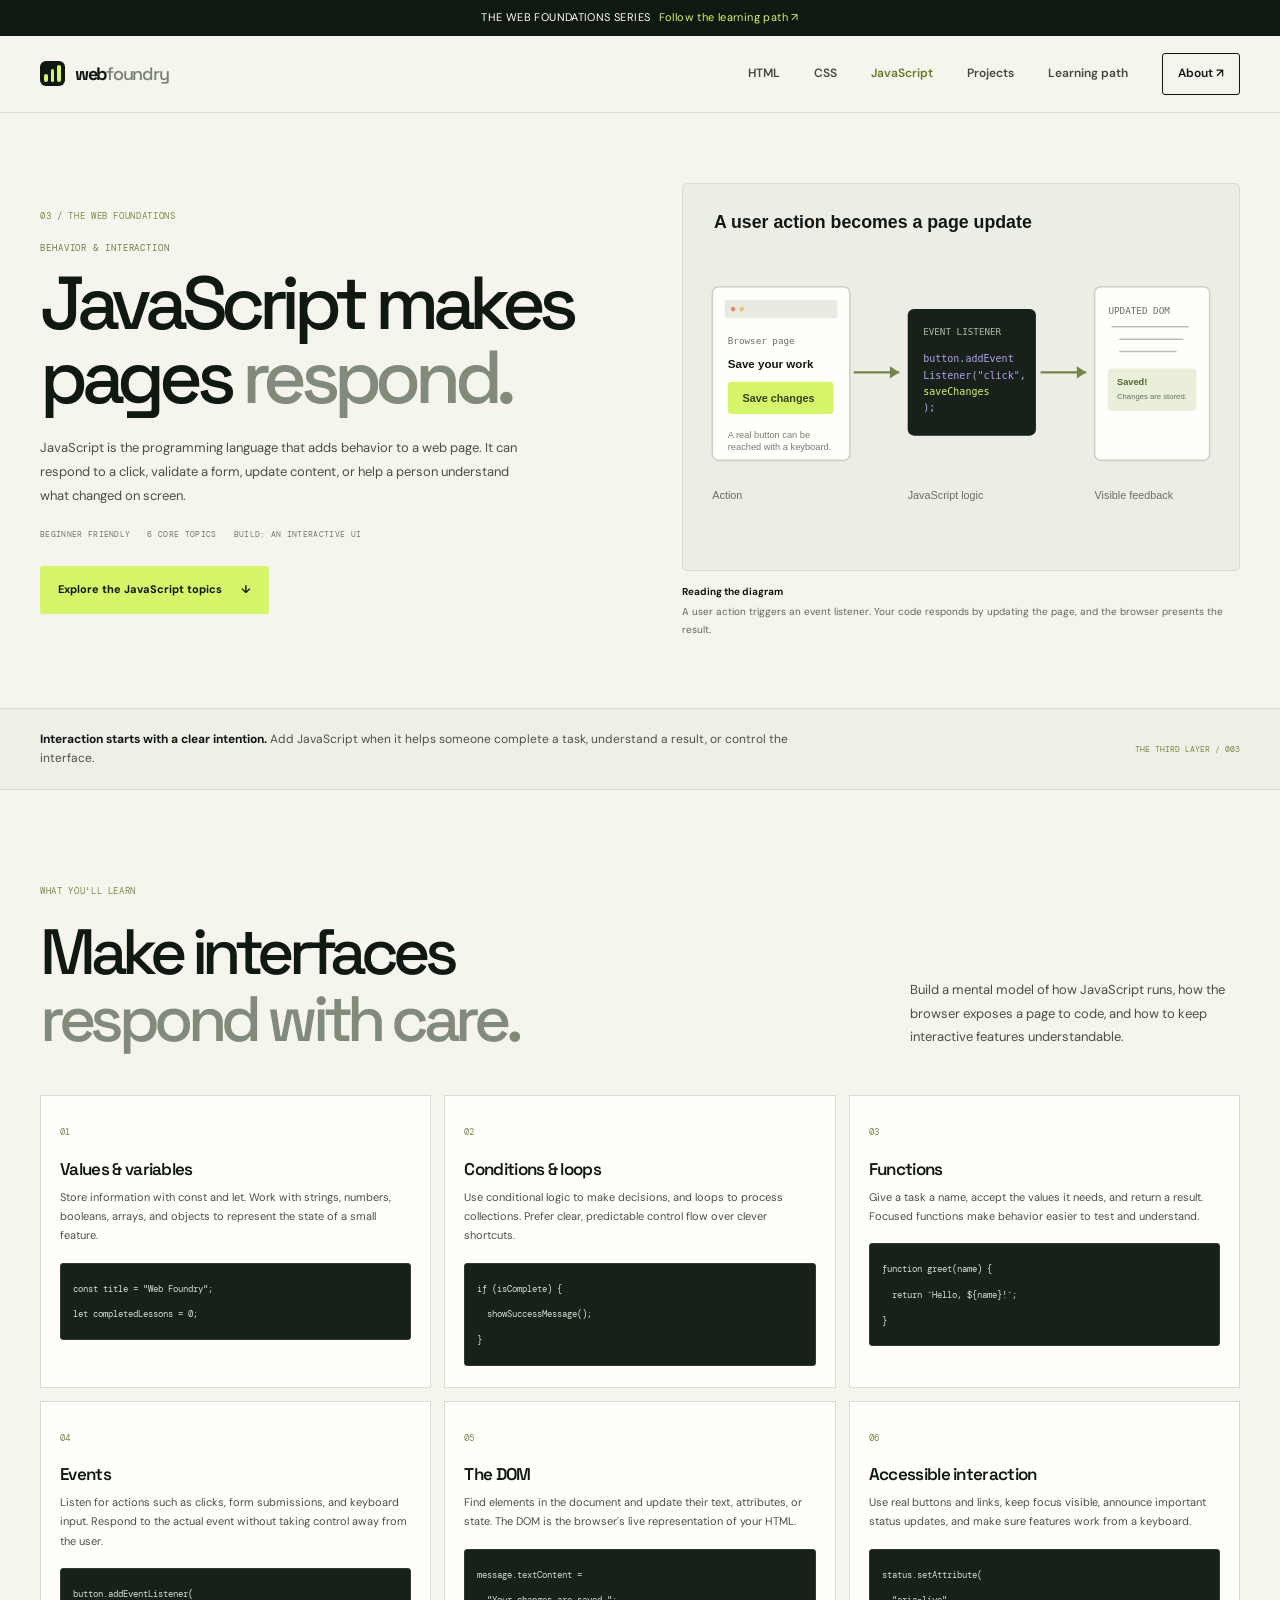
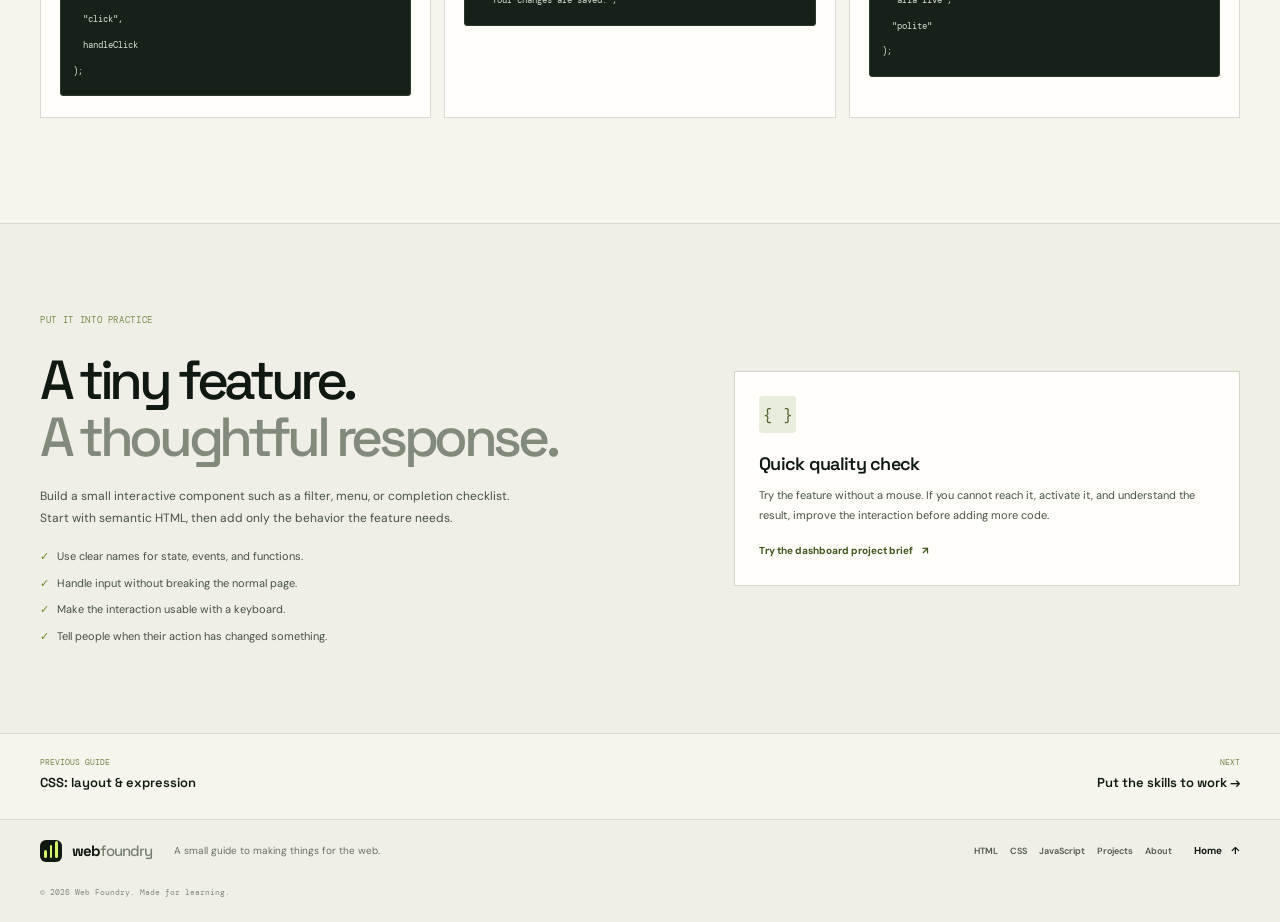
<file: javascript.html>
<!doctype html>
<html class="no-js" lang="en">
  <head>
    <meta charset="utf-8">
    <meta name="viewport" content="width=device-width, initial-scale=1">
    <meta name="description" content="Learn JavaScript variables, functions, events, DOM updates, and accessible interface behavior through practical examples.">
    <meta name="theme-color" content="#101812">
    <title>JavaScript Interaction — Web Foundry</title>
    <link rel="icon" href="assets/favicon.svg" type="image/svg+xml">
    <link rel="stylesheet" href="assets/css/style.css">
    <script src="assets/js/main.js" defer></script>
  </head>
  <body>
    <a class="skip-link" href="#main">Skip to content</a>
    <div class="announcement"><p>THE WEB FOUNDATIONS SERIES <a href="learning-path.html">Follow the learning path <span aria-hidden="true">↗</span></a></p></div>
    <header class="site-header"><div class="header-inner">
      <a class="brand" href="index.html" aria-label="Web Foundry home"><span class="brand-mark" aria-hidden="true"><span></span><span></span><span></span></span><span>web<span class="brand-light">foundry</span></span></a>
      <button class="menu-toggle" type="button" aria-expanded="false" aria-controls="primary-navigation" aria-label="Open navigation" data-menu-toggle><span></span><span></span></button>
      <nav class="site-nav" id="primary-navigation" aria-label="Main navigation">
        <a href="html.html">HTML</a><a href="css.html">CSS</a><a href="javascript.html" aria-current="page">JavaScript</a><a href="projects.html">Projects</a><a href="learning-path.html">Learning path</a><a class="nav-cta" href="about.html">About <span aria-hidden="true">↗</span></a>
      </nav>
    </div></header>
    <main id="main">
      <section class="guide-hero section-wrap">
        <div class="guide-copy">
          <p class="eyebrow"><span class="section-number">03 / THE WEB FOUNDATIONS</span></p>
          <p class="guide-kicker">BEHAVIOR &amp; INTERACTION</p>
          <h1>JavaScript makes<br>pages <span>respond.</span></h1>
          <p class="guide-lede">JavaScript is the programming language that adds behavior to a web page. It can respond to a click, validate a form, update content, or help a person understand what changed on screen.</p>
          <div class="guide-meta"><span>BEGINNER FRIENDLY</span><span>6 CORE TOPICS</span><span>BUILD: AN INTERACTIVE UI</span></div>
          <a class="button button-primary" href="#javascript-topics">Explore the JavaScript topics <span aria-hidden="true">↓</span></a>
        </div>
        <figure class="guide-figure">
          <img src="assets/images/js-dom.svg" width="720" height="500" alt="A diagram showing a browser button connected through a click event to JavaScript, which updates a message in the document object model.">
          <figcaption><strong>Reading the diagram</strong> A user action triggers an event listener. Your code responds by updating the page, and the browser presents the result.</figcaption>
        </figure>
      </section>
      <section class="guide-intro-band"><div class="section-wrap"><p><strong>Interaction starts with a clear intention.</strong> Add JavaScript when it helps someone complete a task, understand a result, or control the interface.</p><span>THE THIRD LAYER / 003</span></div></section>
      <section class="section section-wrap guide-content" id="javascript-topics">
        <div class="section-heading"><div><p class="eyebrow"><span class="section-number">WHAT YOU'LL LEARN</span></p><h2>Make interfaces<br><span>respond with care.</span></h2></div><p class="section-intro">Build a mental model of how JavaScript runs, how the browser exposes a page to code, and how to keep interactive features understandable.</p></div>
        <div class="topic-grid">
          <article class="topic-card"><span class="topic-number">01</span><h3>Values &amp; variables</h3><p>Store information with const and let. Work with strings, numbers, booleans, arrays, and objects to represent the state of a small feature.</p><pre><code>const title = "Web Foundry";
let completedLessons = 0;</code></pre></article>
          <article class="topic-card"><span class="topic-number">02</span><h3>Conditions &amp; loops</h3><p>Use conditional logic to make decisions, and loops to process collections. Prefer clear, predictable control flow over clever shortcuts.</p><pre><code>if (isComplete) {
  showSuccessMessage();
}</code></pre></article>
          <article class="topic-card"><span class="topic-number">03</span><h3>Functions</h3><p>Give a task a name, accept the values it needs, and return a result. Focused functions make behavior easier to test and understand.</p><pre><code>function greet(name) {
  return `Hello, ${name}!`;
}</code></pre></article>
          <article class="topic-card"><span class="topic-number">04</span><h3>Events</h3><p>Listen for actions such as clicks, form submissions, and keyboard input. Respond to the actual event without taking control away from the user.</p><pre><code>button.addEventListener(
  "click",
  handleClick
);</code></pre></article>
          <article class="topic-card"><span class="topic-number">05</span><h3>The DOM</h3><p>Find elements in the document and update their text, attributes, or state. The DOM is the browser's live representation of your HTML.</p><pre><code>message.textContent =
  "Your changes are saved.";</code></pre></article>
          <article class="topic-card"><span class="topic-number">06</span><h3>Accessible interaction</h3><p>Use real buttons and links, keep focus visible, announce important status updates, and make sure features work from a keyboard.</p><pre><code>status.setAttribute(
  "aria-live",
  "polite"
);</code></pre></article>
        </div>
      </section>
      <section class="example-section"><div class="section-wrap example-grid"><div><p class="eyebrow"><span class="section-number">PUT IT INTO PRACTICE</span></p><h2>A tiny feature.<br><span>A thoughtful response.</span></h2><p>Build a small interactive component such as a filter, menu, or completion checklist. Start with semantic HTML, then add only the behavior the feature needs.</p><ul class="check-list"><li>Use clear names for state, events, and functions.</li><li>Handle input without breaking the normal page.</li><li>Make the interaction usable with a keyboard.</li><li>Tell people when their action has changed something.</li></ul></div><aside class="example-note"><span class="example-icon">{ }</span><h3>Quick quality check</h3><p>Try the feature without a mouse. If you cannot reach it, activate it, and understand the result, improve the interaction before adding more code.</p><a href="projects.html#dashboard">Try the dashboard project brief <span aria-hidden="true">↗</span></a></aside></div></section>
      <nav class="guide-pagination section-wrap" aria-label="Guide pagination"><a href="css.html"><span>PREVIOUS GUIDE</span><strong>CSS: layout &amp; expression</strong></a><a href="projects.html"><span>NEXT</span><strong>Put the skills to work <span aria-hidden="true">→</span></strong></a></nav>
    </main>
    <footer class="site-footer"><div class="footer-inner"><a class="brand footer-brand" href="index.html"><span class="brand-mark" aria-hidden="true"><span></span><span></span><span></span></span><span>web<span class="brand-light">foundry</span></span></a><p>A small guide to making things for the web.</p><nav class="footer-nav" aria-label="Footer navigation"><a href="html.html">HTML</a><a href="css.html">CSS</a><a href="javascript.html">JavaScript</a><a href="projects.html">Projects</a><a href="about.html">About</a></nav><a href="index.html" class="back-to-top">Home <span aria-hidden="true">↑</span></a><span class="copyright">© <span data-current-year>2026</span> Web Foundry. Made for learning.</span></div></footer>
  </body>
</html>
</file>
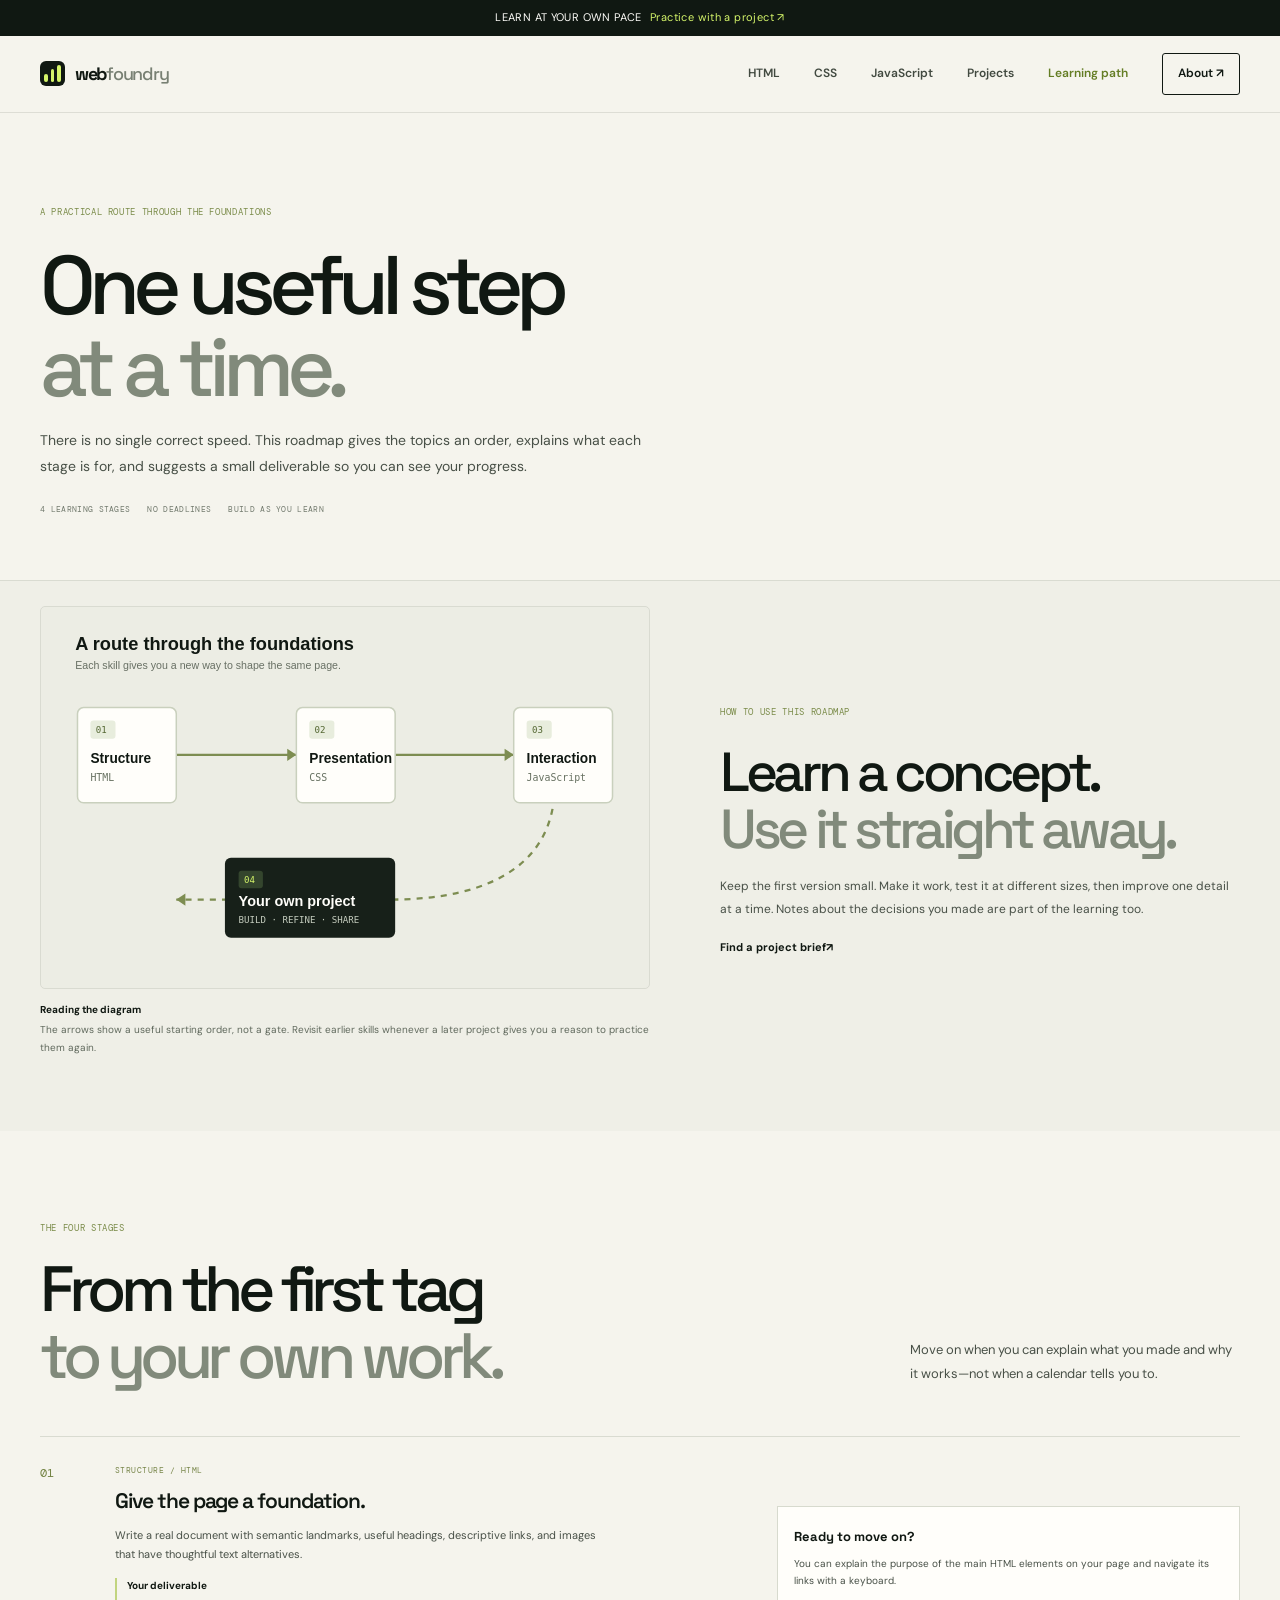
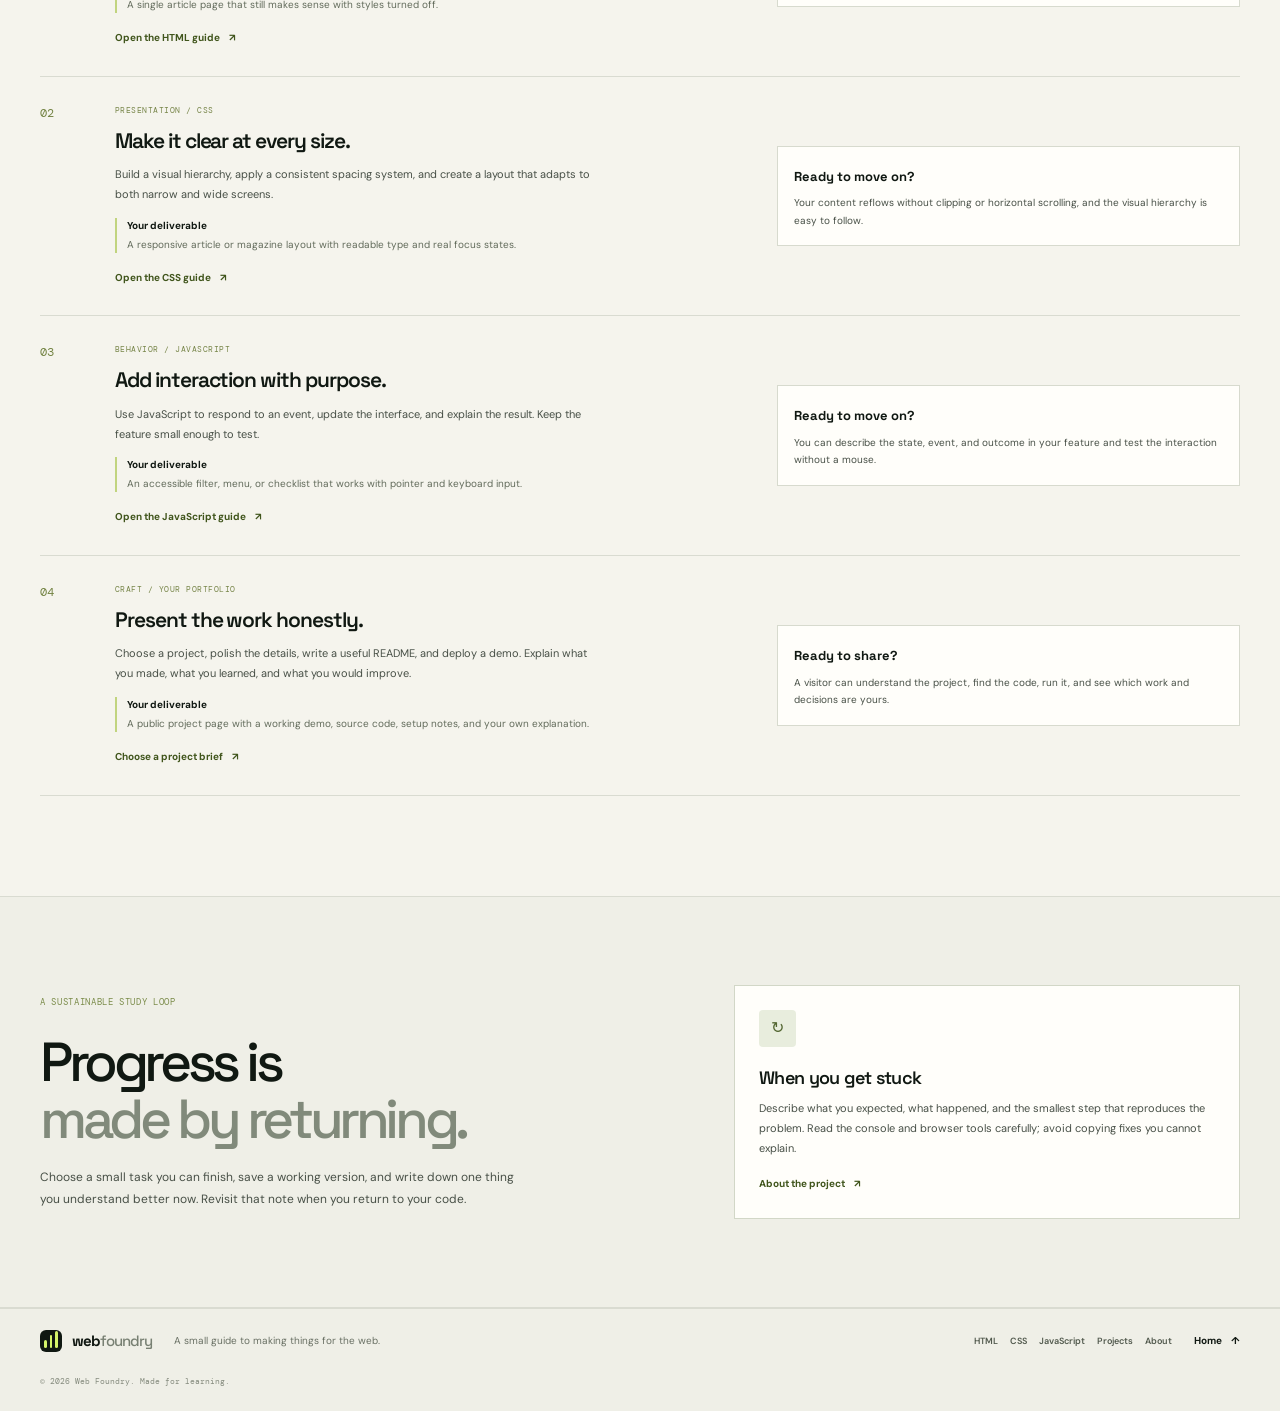
<file: learning-path.html>
<!doctype html>
<html class="no-js" lang="en">
  <head>
    <meta charset="utf-8">
    <meta name="viewport" content="width=device-width, initial-scale=1">
    <meta name="description" content="Follow a practical beginner web development roadmap from semantic HTML through responsive CSS, JavaScript, and presenting portfolio projects.">
    <meta name="theme-color" content="#101812">
    <title>Learning Path — Web Foundry</title>
    <link rel="icon" href="assets/favicon.svg" type="image/svg+xml">
    <link rel="stylesheet" href="assets/css/style.css">
    <script src="assets/js/main.js" defer></script>
  </head>
  <body>
    <a class="skip-link" href="#main">Skip to content</a>
    <div class="announcement"><p>LEARN AT YOUR OWN PACE <a href="projects.html">Practice with a project <span aria-hidden="true">↗</span></a></p></div>
    <header class="site-header"><div class="header-inner">
      <a class="brand" href="index.html" aria-label="Web Foundry home"><span class="brand-mark" aria-hidden="true"><span></span><span></span><span></span></span><span>web<span class="brand-light">foundry</span></span></a>
      <button class="menu-toggle" type="button" aria-expanded="false" aria-controls="primary-navigation" aria-label="Open navigation" data-menu-toggle><span></span><span></span></button>
      <nav class="site-nav" id="primary-navigation" aria-label="Main navigation">
        <a href="html.html">HTML</a><a href="css.html">CSS</a><a href="javascript.html">JavaScript</a><a href="projects.html">Projects</a><a href="learning-path.html" aria-current="page">Learning path</a><a class="nav-cta" href="about.html">About <span aria-hidden="true">↗</span></a>
      </nav>
    </div></header>
    <main id="main">
      <section class="page-hero section-wrap">
        <p class="eyebrow"><span class="section-number">A PRACTICAL ROUTE THROUGH THE FOUNDATIONS</span></p>
        <h1>One useful step<br><span>at a time.</span></h1>
        <p class="page-hero-lede">There is no single correct speed. This roadmap gives the topics an order, explains what each stage is for, and suggests a small deliverable so you can see your progress.</p>
        <div class="page-hero-meta"><span>4 LEARNING STAGES</span><span>NO DEADLINES</span><span>BUILD AS YOU LEARN</span></div>
      </section>
      <section class="roadmap-visual-section"><div class="section-wrap roadmap-visual-grid">
        <figure class="guide-figure roadmap-figure">
          <img src="assets/images/learning-path.svg" width="800" height="500" alt="A four-step learning path connecting HTML structure, CSS layout, JavaScript interaction, and a finished portfolio project.">
          <figcaption><strong>Reading the diagram</strong> The arrows show a useful starting order, not a gate. Revisit earlier skills whenever a later project gives you a reason to practice them again.</figcaption>
        </figure>
        <div class="roadmap-explainer"><p class="eyebrow"><span class="section-number">HOW TO USE THIS ROADMAP</span></p><h2>Learn a concept.<br><span>Use it straight away.</span></h2><p>Keep the first version small. Make it work, test it at different sizes, then improve one detail at a time. Notes about the decisions you made are part of the learning too.</p><a class="text-link" href="projects.html">Find a project brief <span aria-hidden="true">↗</span></a></div>
      </div></section>
      <section class="section section-wrap roadmap-content">
        <div class="section-heading"><div><p class="eyebrow"><span class="section-number">THE FOUR STAGES</span></p><h2>From the first tag<br><span>to your own work.</span></h2></div><p class="section-intro">Move on when you can explain what you made and why it works—not when a calendar tells you to.</p></div>
        <ol class="roadmap-stages">
          <li><span class="roadmap-number">01</span><div class="roadmap-stage-copy"><p class="roadmap-tag">STRUCTURE / HTML</p><h3>Give the page a foundation.</h3><p>Write a real document with semantic landmarks, useful headings, descriptive links, and images that have thoughtful text alternatives.</p><div class="roadmap-deliverable"><b>Your deliverable</b><span>A single article page that still makes sense with styles turned off.</span></div><a href="html.html">Open the HTML guide <span aria-hidden="true">↗</span></a></div><div class="roadmap-check"><b>Ready to move on?</b><p>You can explain the purpose of the main HTML elements on your page and navigate its links with a keyboard.</p></div></li>
          <li><span class="roadmap-number">02</span><div class="roadmap-stage-copy"><p class="roadmap-tag">PRESENTATION / CSS</p><h3>Make it clear at every size.</h3><p>Build a visual hierarchy, apply a consistent spacing system, and create a layout that adapts to both narrow and wide screens.</p><div class="roadmap-deliverable"><b>Your deliverable</b><span>A responsive article or magazine layout with readable type and real focus states.</span></div><a href="css.html">Open the CSS guide <span aria-hidden="true">↗</span></a></div><div class="roadmap-check"><b>Ready to move on?</b><p>Your content reflows without clipping or horizontal scrolling, and the visual hierarchy is easy to follow.</p></div></li>
          <li><span class="roadmap-number">03</span><div class="roadmap-stage-copy"><p class="roadmap-tag">BEHAVIOR / JAVASCRIPT</p><h3>Add interaction with purpose.</h3><p>Use JavaScript to respond to an event, update the interface, and explain the result. Keep the feature small enough to test.</p><div class="roadmap-deliverable"><b>Your deliverable</b><span>An accessible filter, menu, or checklist that works with pointer and keyboard input.</span></div><a href="javascript.html">Open the JavaScript guide <span aria-hidden="true">↗</span></a></div><div class="roadmap-check"><b>Ready to move on?</b><p>You can describe the state, event, and outcome in your feature and test the interaction without a mouse.</p></div></li>
          <li><span class="roadmap-number">04</span><div class="roadmap-stage-copy"><p class="roadmap-tag">CRAFT / YOUR PORTFOLIO</p><h3>Present the work honestly.</h3><p>Choose a project, polish the details, write a useful README, and deploy a demo. Explain what you made, what you learned, and what you would improve.</p><div class="roadmap-deliverable"><b>Your deliverable</b><span>A public project page with a working demo, source code, setup notes, and your own explanation.</span></div><a href="projects.html">Choose a project brief <span aria-hidden="true">↗</span></a></div><div class="roadmap-check"><b>Ready to share?</b><p>A visitor can understand the project, find the code, run it, and see which work and decisions are yours.</p></div></li>
        </ol>
      </section>
      <section class="example-section"><div class="section-wrap example-grid"><div><p class="eyebrow"><span class="section-number">A SUSTAINABLE STUDY LOOP</span></p><h2>Progress is<br><span>made by returning.</span></h2><p>Choose a small task you can finish, save a working version, and write down one thing you understand better now. Revisit that note when you return to your code.</p></div><aside class="example-note"><span class="example-icon">↻</span><h3>When you get stuck</h3><p>Describe what you expected, what happened, and the smallest step that reproduces the problem. Read the console and browser tools carefully; avoid copying fixes you cannot explain.</p><a href="about.html">About the project <span aria-hidden="true">↗</span></a></aside></div></section>
    </main>
    <footer class="site-footer"><div class="footer-inner"><a class="brand footer-brand" href="index.html"><span class="brand-mark" aria-hidden="true"><span></span><span></span><span></span></span><span>web<span class="brand-light">foundry</span></span></a><p>A small guide to making things for the web.</p><nav class="footer-nav" aria-label="Footer navigation"><a href="html.html">HTML</a><a href="css.html">CSS</a><a href="javascript.html">JavaScript</a><a href="projects.html">Projects</a><a href="about.html">About</a></nav><a href="index.html" class="back-to-top">Home <span aria-hidden="true">↑</span></a><span class="copyright">© <span data-current-year>2026</span> Web Foundry. Made for learning.</span></div></footer>
  </body>
</html>
</file>
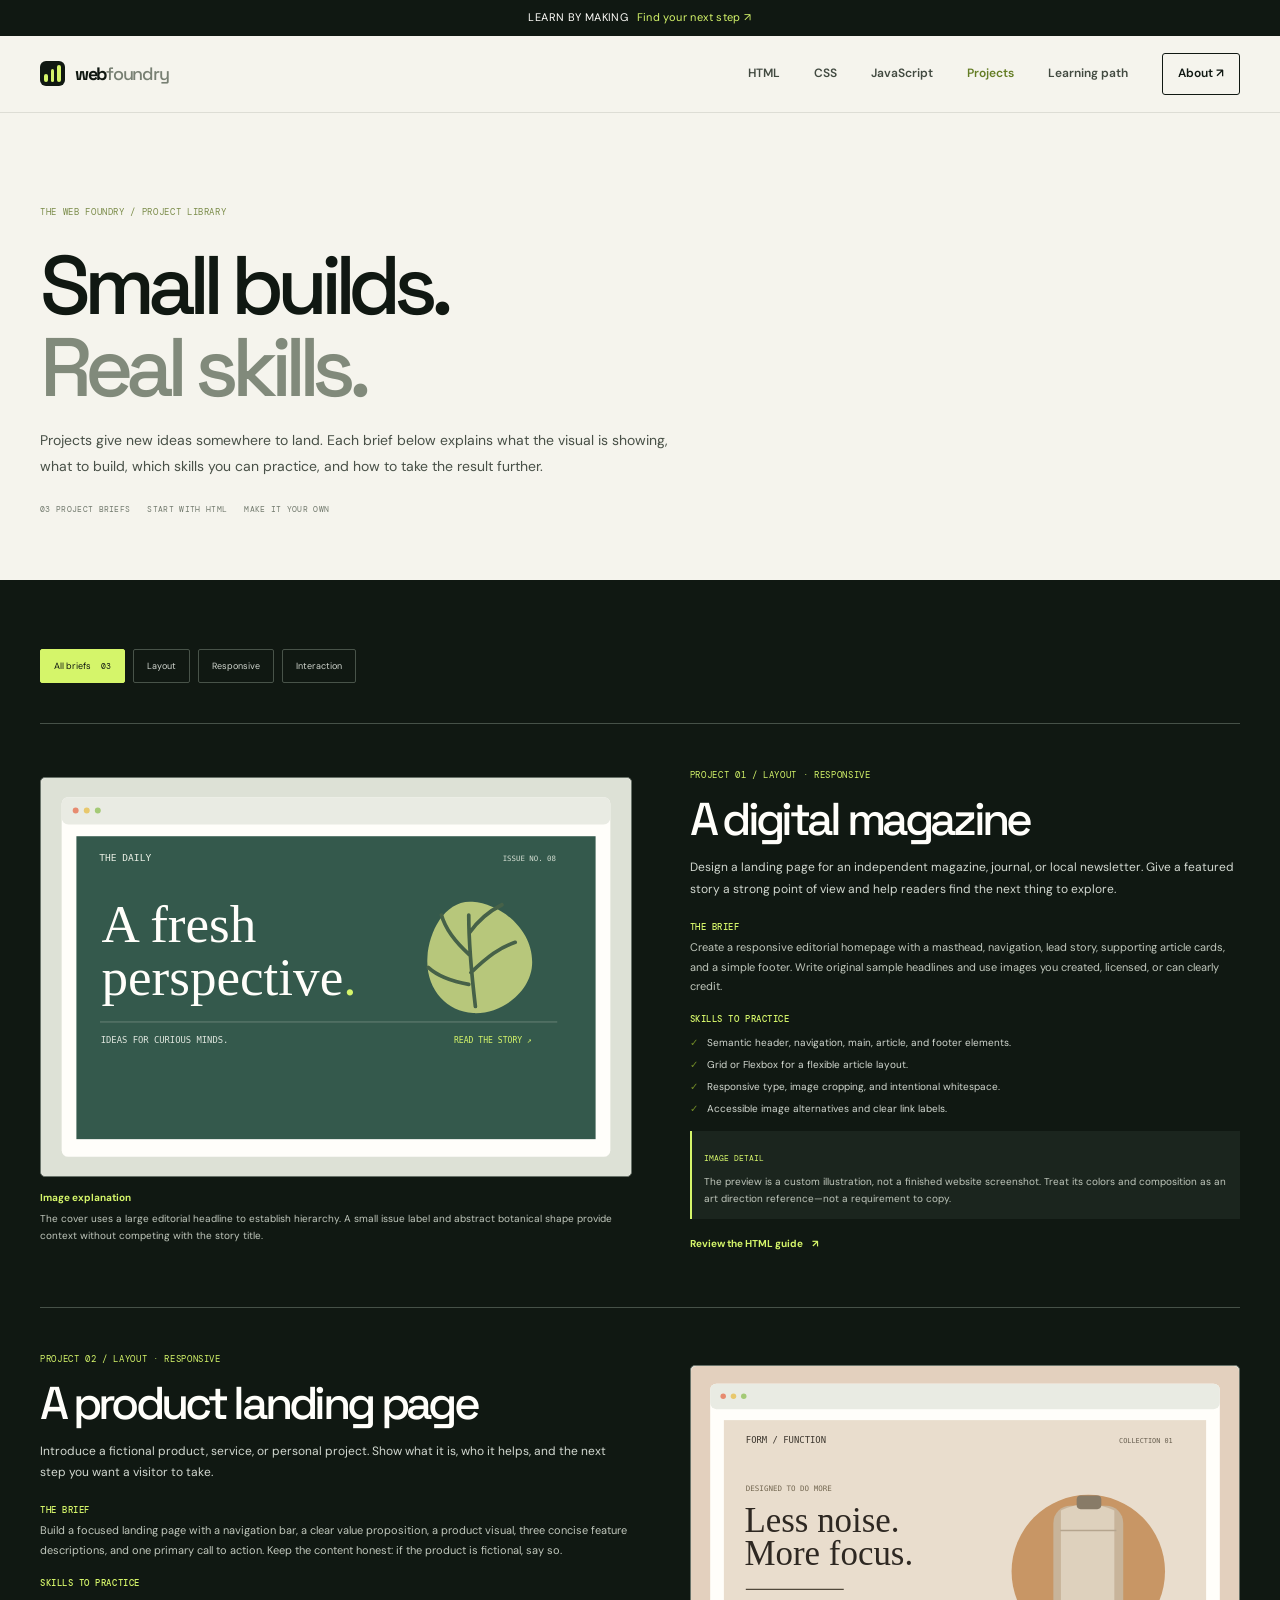
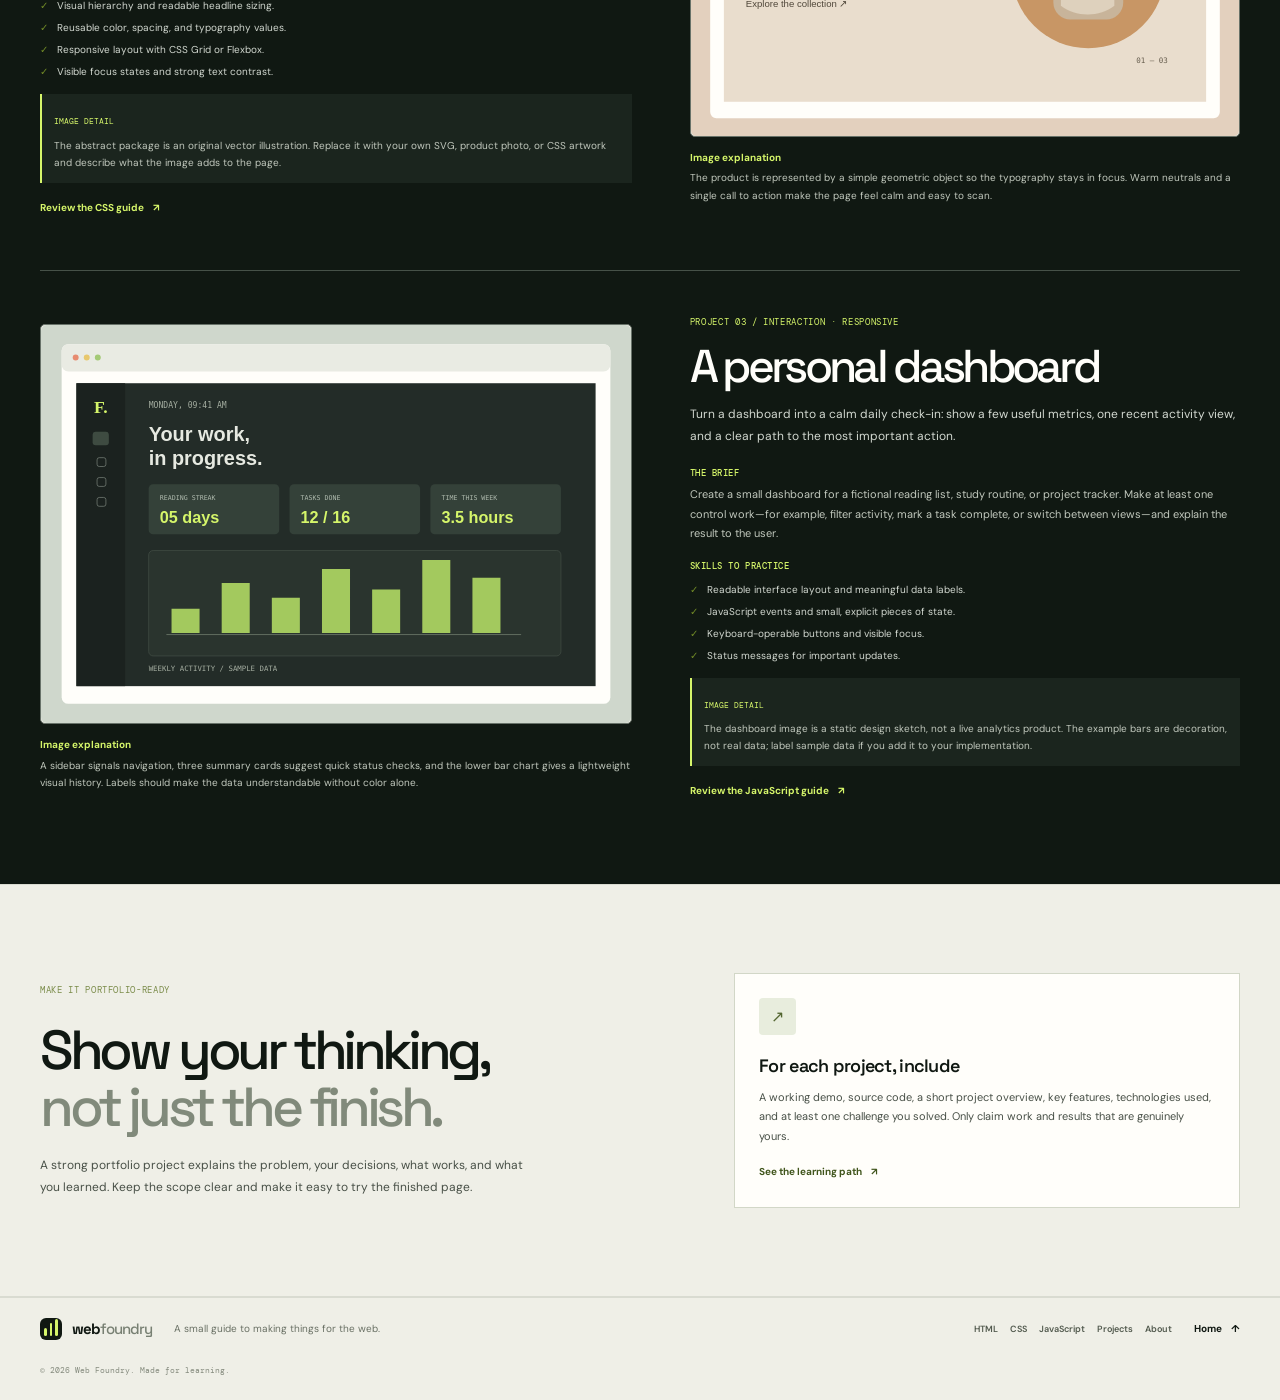
<file: projects.html>
<!doctype html>
<html class="no-js" lang="en">
  <head>
    <meta charset="utf-8">
    <meta name="viewport" content="width=device-width, initial-scale=1">
    <meta name="description" content="Explore detailed beginner-friendly web development project briefs, visual references, learning goals, and improvement ideas.">
    <meta name="theme-color" content="#101812">
    <title>Project Gallery — Web Foundry</title>
    <link rel="icon" href="assets/favicon.svg" type="image/svg+xml">
    <link rel="stylesheet" href="assets/css/style.css">
    <script src="assets/js/main.js" defer></script>
  </head>
  <body>
    <a class="skip-link" href="#main">Skip to content</a>
    <div class="announcement"><p>LEARN BY MAKING <a href="learning-path.html">Find your next step <span aria-hidden="true">↗</span></a></p></div>
    <header class="site-header"><div class="header-inner">
      <a class="brand" href="index.html" aria-label="Web Foundry home"><span class="brand-mark" aria-hidden="true"><span></span><span></span><span></span></span><span>web<span class="brand-light">foundry</span></span></a>
      <button class="menu-toggle" type="button" aria-expanded="false" aria-controls="primary-navigation" aria-label="Open navigation" data-menu-toggle><span></span><span></span></button>
      <nav class="site-nav" id="primary-navigation" aria-label="Main navigation">
        <a href="html.html">HTML</a><a href="css.html">CSS</a><a href="javascript.html">JavaScript</a><a href="projects.html" aria-current="page">Projects</a><a href="learning-path.html">Learning path</a><a class="nav-cta" href="about.html">About <span aria-hidden="true">↗</span></a>
      </nav>
    </div></header>
    <main id="main">
      <section class="page-hero section-wrap">
        <p class="eyebrow"><span class="section-number">THE WEB FOUNDRY / PROJECT LIBRARY</span></p>
        <h1>Small builds.<br><span>Real skills.</span></h1>
        <p class="page-hero-lede">Projects give new ideas somewhere to land. Each brief below explains what the visual is showing, what to build, which skills you can practice, and how to take the result further.</p>
        <div class="page-hero-meta"><span>03 PROJECT BRIEFS</span><span>START WITH HTML</span><span>MAKE IT YOUR OWN</span></div>
      </section>
      <section class="projects-directory">
        <div class="section-wrap">
          <div class="project-filters" role="group" aria-label="Filter project briefs">
            <button type="button" class="filter-button is-active" data-filter="all" aria-pressed="true">All briefs <span>03</span></button>
            <button type="button" class="filter-button" data-filter="layout" aria-pressed="false">Layout</button>
            <button type="button" class="filter-button" data-filter="responsive" aria-pressed="false">Responsive</button>
            <button type="button" class="filter-button" data-filter="interaction" aria-pressed="false">Interaction</button>
          </div>
          <p class="filter-status directory-status" aria-live="polite" data-filter-status></p>

          <article class="project-detail" id="editorial" data-category="layout responsive">
            <figure class="project-detail-visual">
              <img src="assets/images/project-editorial.svg" width="800" height="540" alt="Magazine website concept with a deep-green background, large serif headline, small issue label, and an abstract botanical cover illustration.">
              <figcaption><strong>Image explanation</strong> The cover uses a large editorial headline to establish hierarchy. A small issue label and abstract botanical shape provide context without competing with the story title.</figcaption>
            </figure>
            <div class="project-detail-copy">
              <p class="eyebrow"><span class="section-number">PROJECT 01 / LAYOUT · RESPONSIVE</span></p>
              <h2>A digital magazine</h2>
              <p class="project-summary">Design a landing page for an independent magazine, journal, or local newsletter. Give a featured story a strong point of view and help readers find the next thing to explore.</p>
              <h3>The brief</h3><p>Create a responsive editorial homepage with a masthead, navigation, lead story, supporting article cards, and a simple footer. Write original sample headlines and use images you created, licensed, or can clearly credit.</p>
              <h3>Skills to practice</h3><ul class="check-list"><li>Semantic header, navigation, main, article, and footer elements.</li><li>Grid or Flexbox for a flexible article layout.</li><li>Responsive type, image cropping, and intentional whitespace.</li><li>Accessible image alternatives and clear link labels.</li></ul>
              <div class="project-outcome"><span>IMAGE DETAIL</span><p>The preview is a custom illustration, not a finished website screenshot. Treat its colors and composition as an art direction reference—not a requirement to copy.</p></div>
              <a class="text-link" href="html.html">Review the HTML guide <span aria-hidden="true">↗</span></a>
            </div>
          </article>

          <article class="project-detail project-detail-reverse" id="product" data-category="layout responsive">
            <figure class="project-detail-visual">
              <img src="assets/images/project-product.svg" width="800" height="540" alt="Product landing page concept with a warm cream background, the headline Less noise. More focus., an abstract product container, and a clear collection link.">
              <figcaption><strong>Image explanation</strong> The product is represented by a simple geometric object so the typography stays in focus. Warm neutrals and a single call to action make the page feel calm and easy to scan.</figcaption>
            </figure>
            <div class="project-detail-copy">
              <p class="eyebrow"><span class="section-number">PROJECT 02 / LAYOUT · RESPONSIVE</span></p>
              <h2>A product landing page</h2>
              <p class="project-summary">Introduce a fictional product, service, or personal project. Show what it is, who it helps, and the next step you want a visitor to take.</p>
              <h3>The brief</h3><p>Build a focused landing page with a navigation bar, a clear value proposition, a product visual, three concise feature descriptions, and one primary call to action. Keep the content honest: if the product is fictional, say so.</p>
              <h3>Skills to practice</h3><ul class="check-list"><li>Visual hierarchy and readable headline sizing.</li><li>Reusable color, spacing, and typography values.</li><li>Responsive layout with CSS Grid or Flexbox.</li><li>Visible focus states and strong text contrast.</li></ul>
              <div class="project-outcome"><span>IMAGE DETAIL</span><p>The abstract package is an original vector illustration. Replace it with your own SVG, product photo, or CSS artwork and describe what the image adds to the page.</p></div>
              <a class="text-link" href="css.html">Review the CSS guide <span aria-hidden="true">↗</span></a>
            </div>
          </article>

          <article class="project-detail" id="dashboard" data-category="responsive interaction">
            <figure class="project-detail-visual">
              <img src="assets/images/project-dashboard.svg" width="800" height="540" alt="Dark personal dashboard mockup with a compact sidebar, an overview heading, three summary cards, and a simple seven-column activity chart.">
              <figcaption><strong>Image explanation</strong> A sidebar signals navigation, three summary cards suggest quick status checks, and the lower bar chart gives a lightweight visual history. Labels should make the data understandable without color alone.</figcaption>
            </figure>
            <div class="project-detail-copy">
              <p class="eyebrow"><span class="section-number">PROJECT 03 / INTERACTION · RESPONSIVE</span></p>
              <h2>A personal dashboard</h2>
              <p class="project-summary">Turn a dashboard into a calm daily check-in: show a few useful metrics, one recent activity view, and a clear path to the most important action.</p>
              <h3>The brief</h3><p>Create a small dashboard for a fictional reading list, study routine, or project tracker. Make at least one control work—for example, filter activity, mark a task complete, or switch between views—and explain the result to the user.</p>
              <h3>Skills to practice</h3><ul class="check-list"><li>Readable interface layout and meaningful data labels.</li><li>JavaScript events and small, explicit pieces of state.</li><li>Keyboard-operable buttons and visible focus.</li><li>Status messages for important updates.</li></ul>
              <div class="project-outcome"><span>IMAGE DETAIL</span><p>The dashboard image is a static design sketch, not a live analytics product. The example bars are decoration, not real data; label sample data if you add it to your implementation.</p></div>
              <a class="text-link" href="javascript.html">Review the JavaScript guide <span aria-hidden="true">↗</span></a>
            </div>
          </article>
        </div>
      </section>
      <section class="example-section"><div class="section-wrap example-grid"><div><p class="eyebrow"><span class="section-number">MAKE IT PORTFOLIO-READY</span></p><h2>Show your thinking,<br><span>not just the finish.</span></h2><p>A strong portfolio project explains the problem, your decisions, what works, and what you learned. Keep the scope clear and make it easy to try the finished page.</p></div><aside class="example-note"><span class="example-icon">↗</span><h3>For each project, include</h3><p>A working demo, source code, a short project overview, key features, technologies used, and at least one challenge you solved. Only claim work and results that are genuinely yours.</p><a href="learning-path.html">See the learning path <span aria-hidden="true">↗</span></a></aside></div></section>
    </main>
    <footer class="site-footer"><div class="footer-inner"><a class="brand footer-brand" href="index.html"><span class="brand-mark" aria-hidden="true"><span></span><span></span><span></span></span><span>web<span class="brand-light">foundry</span></span></a><p>A small guide to making things for the web.</p><nav class="footer-nav" aria-label="Footer navigation"><a href="html.html">HTML</a><a href="css.html">CSS</a><a href="javascript.html">JavaScript</a><a href="projects.html">Projects</a><a href="about.html">About</a></nav><a href="index.html" class="back-to-top">Home <span aria-hidden="true">↑</span></a><span class="copyright">© <span data-current-year>2026</span> Web Foundry. Made for learning.</span></div></footer>
  </body>
</html>
</file>
<file: assets/css/style.css>
@import url("https://fonts.googleapis.com/css2?family=DM+Mono:wght@400;500&family=DM+Sans:wght@400;500;600;700&family=Space+Grotesk:wght@400;500;600;700&display=swap");

:root {
  color-scheme: light;
  --ink: #101812;
  --ink-soft: #485047;
  --paper: #f5f4ed;
  --white: #fffefa;
  --line: #d9dbd1;
  --lime: #d5f56a;
  --green: #b6d84e;
  --serif: "Space Grotesk", "Arial", sans-serif;
  --sans: "DM Sans", "Arial", sans-serif;
  --mono: "DM Mono", "Courier New", monospace;
  --content-width: 1200px;
}

* {
  box-sizing: border-box;
}

html {
  scroll-behavior: smooth;
  scroll-padding-top: 88px;
}

body {
  margin: 0;
  color: var(--ink);
  background: var(--paper);
  font-family: var(--sans);
  font-size: 16px;
  line-height: 1.6;
  -webkit-font-smoothing: antialiased;
}

body,
button,
a {
  -webkit-tap-highlight-color: transparent;
}

a {
  color: inherit;
}

button {
  font: inherit;
}

::selection {
  color: var(--ink);
  background: var(--lime);
}

:focus-visible {
  outline: 3px solid #718f23;
  outline-offset: 4px;
}

.skip-link {
  position: fixed;
  z-index: 20;
  top: 12px;
  left: 12px;
  padding: 10px 14px;
  color: var(--white);
  background: var(--ink);
  transform: translateY(-160%);
}

.skip-link:focus {
  transform: translateY(0);
}

.announcement {
  min-height: 36px;
  display: grid;
  place-items: center;
  padding: 5px 20px;
  color: var(--white);
  background: var(--ink);
  font-size: 11px;
  letter-spacing: 0.035em;
  text-align: center;
}

.announcement p {
  margin: 0;
}

.announcement a {
  margin-left: 5px;
  color: var(--lime);
  text-decoration: none;
}

.site-header {
  position: sticky;
  z-index: 10;
  top: 0;
  border-bottom: 1px solid rgba(16, 24, 18, 0.1);
  background: rgba(245, 244, 237, 0.94);
  backdrop-filter: blur(14px);
}

.header-inner,
.section-wrap,
.footer-inner {
  width: min(var(--content-width), calc(100% - 64px));
  margin-inline: auto;
}

.header-inner {
  min-height: 76px;
  display: flex;
  align-items: center;
  justify-content: space-between;
}

.brand {
  display: inline-flex;
  align-items: center;
  gap: 10px;
  color: var(--ink);
  font-family: var(--serif);
  font-size: 18px;
  font-weight: 700;
  letter-spacing: -0.07em;
  text-decoration: none;
}

.brand-light {
  color: #788073;
  font-weight: 500;
}

.brand-mark,
.closing-mark {
  width: 25px;
  height: 25px;
  display: flex;
  align-items: end;
  gap: 3px;
  padding: 4px;
  border-radius: 6px;
  background: var(--ink);
}

.brand-mark span,
.closing-mark span {
  width: 4px;
  border-radius: 2px;
  background: var(--lime);
}

.brand-mark span:nth-child(1),
.closing-mark span:nth-child(1) {
  height: 8px;
}

.brand-mark span:nth-child(2),
.closing-mark span:nth-child(2) {
  height: 13px;
}

.brand-mark span:nth-child(3),
.closing-mark span:nth-child(3) {
  height: 17px;
}

.site-nav {
  display: flex;
  align-items: center;
  gap: 34px;
}

.site-nav a {
  color: #424a40;
  font-size: 12px;
  font-weight: 600;
  text-decoration: none;
  transition: color 160ms ease;
}

.site-nav a:hover,
.text-link:hover,
.back-to-top:hover {
  color: #607a1c;
}

.site-nav .nav-cta {
  padding: 10px 15px;
  border: 1px solid var(--ink);
  border-radius: 3px;
  color: var(--ink);
  transition: color 160ms ease, background 160ms ease;
}

.site-nav .nav-cta:hover {
  color: var(--white);
  background: var(--ink);
}

.site-nav a[aria-current="page"]:not(.nav-cta) {
  color: #647d24;
}

.menu-toggle {
  display: none;
}

.hero {
  min-height: 650px;
  position: relative;
  display: grid;
  grid-template-columns: 1.04fr 0.96fr;
  align-items: center;
  gap: 40px;
  padding-top: 84px;
  padding-bottom: 96px;
}

.hero-copy {
  position: relative;
  z-index: 1;
  padding-bottom: 15px;
}

.eyebrow {
  margin: 0 0 24px;
  font-family: var(--mono);
  font-size: 10px;
  letter-spacing: 0.065em;
  text-transform: uppercase;
}

.eyebrow-dot,
.status-dot {
  width: 7px;
  height: 7px;
  display: inline-block;
  margin-right: 7px;
  border-radius: 50%;
  background: #8aa934;
  vertical-align: 1px;
}

.hero h1,
.section-heading h2,
.path-aside h2,
.faq-heading h2,
.closing-section h2 {
  margin: 0;
  font-family: var(--serif);
  font-size: clamp(52px, 6.7vw, 88px);
  font-weight: 500;
  letter-spacing: -0.085em;
  line-height: 0.99;
}

.hero h1 span,
.section-heading h2 span,
.path-aside h2 span,
.faq-heading h2 span,
.closing-section h2 span {
  color: #818a7b;
}

.hero-description {
  max-width: 450px;
  margin: 24px 0 29px;
  color: var(--ink-soft);
  font-size: 15px;
  line-height: 1.75;
}

.hero-actions {
  display: flex;
  align-items: center;
  flex-wrap: wrap;
  gap: 23px;
}

.button {
  min-height: 48px;
  display: inline-flex;
  align-items: center;
  justify-content: center;
  gap: 19px;
  padding: 0 17px;
  border: 1px solid transparent;
  border-radius: 3px;
  font-size: 11px;
  font-weight: 700;
  text-decoration: none;
  transition: color 160ms ease, background 160ms ease, border-color 160ms ease;
}

.button-primary {
  color: var(--ink);
  background: var(--lime);
}

.button-primary:hover {
  border-color: var(--ink);
  background: #e1ff7f;
}

.text-link {
  font-size: 11px;
  font-weight: 700;
  text-decoration: none;
  transition: color 160ms ease;
}

.hero-note {
  display: flex;
  align-items: center;
  gap: 11px;
  margin-top: 48px;
}

.hero-note p {
  margin: 0;
  color: #73796e;
  font-family: var(--mono);
  font-size: 9px;
}

.hero-visual-note {
  max-width: 410px;
  margin: 13px 0 0 42px;
  color: #73796e;
  font-size: 9px;
  line-height: 1.6;
}

.hero-visual-note strong {
  color: #4c5940;
}

.note-rule {
  width: 31px;
  height: 1px;
  background: #93998c;
}

.hero-art {
  min-height: 410px;
  position: relative;
  display: grid;
  place-items: center;
  overflow: hidden;
}

.art-orbit {
  position: absolute;
  border: 1px solid #dfe1d5;
  border-radius: 50%;
  transform: rotate(-24deg);
}

.orbit-one {
  width: 500px;
  height: 330px;
}

.orbit-two {
  width: 420px;
  height: 280px;
  transform: rotate(38deg);
}

.code-window {
  width: min(390px, 85%);
  position: relative;
  z-index: 1;
  overflow: hidden;
  border: 1px solid #29342b;
  border-radius: 8px;
  background: #172019;
  box-shadow: 0 24px 65px rgba(27, 35, 25, 0.18);
  transform: rotate(-3deg);
}

.window-bar {
  height: 43px;
  display: flex;
  align-items: center;
  gap: 5px;
  padding: 0 13px;
  border-bottom: 1px solid #303a31;
}

.window-bar > span {
  width: 6px;
  height: 6px;
  border-radius: 50%;
  background: #566056;
}

.window-bar > span:first-child {
  background: #e78b70;
}

.window-bar > span:nth-child(2) {
  background: #e8c86d;
}

.window-bar > span:nth-child(3) {
  background: #a4ca76;
}

.window-bar p {
  margin: 0 auto;
  color: #9aa297;
  font-family: var(--mono);
  font-size: 9px;
}

.code-lines {
  padding: 28px 20px 24px;
}

.code-lines p {
  margin: 0 0 12px;
  color: #e1e7db;
  font-family: var(--mono);
  font-size: clamp(9px, 1.1vw, 12px);
  white-space: pre;
}

.code-lines p:last-child {
  margin-bottom: 0;
}

.code-muted {
  margin-right: 10px;
  color: #68766a;
}

.code-purple {
  color: #b4a1ef;
}

.code-green {
  color: #a9d681;
}

.code-white {
  color: #e9eee4;
}

.code-yellow {
  color: #e3cb83;
}

.code-highlight {
  color: var(--lime);
}

.code-cursor {
  width: 1px;
  height: 14px;
  display: inline-block;
  margin-left: 2px;
  background: var(--lime);
  vertical-align: -3px;
}

.window-footer {
  min-height: 34px;
  display: flex;
  align-items: center;
  padding: 0 13px;
  border-top: 1px solid #303a31;
  color: #c3ccbd;
  font-family: var(--mono);
  font-size: 8px;
}

.window-footer .status-dot {
  width: 5px;
  height: 5px;
  margin-right: 6px;
}

.footer-language {
  margin-left: auto;
  color: #879283;
}

.art-sticker {
  position: absolute;
  z-index: 2;
  display: flex;
  align-items: center;
  gap: 9px;
  padding: 10px 13px;
  border: 1px solid var(--ink);
  border-radius: 3px;
  background: var(--paper);
  box-shadow: 5px 5px 0 var(--ink);
  font-family: var(--mono);
  font-size: 9px;
}

.sticker-top {
  top: 58px;
  right: 3px;
  transform: rotate(4deg);
}

.sticker-top span {
  color: #798d37;
}

.sticker-bottom {
  bottom: 52px;
  left: 2px;
  transform: rotate(-5deg);
}

.sticker-star {
  color: #718b27;
  font-size: 16px;
}

.art-caption {
  position: absolute;
  right: 4px;
  bottom: 12px;
  color: #81887c;
  font-family: var(--mono);
  font-size: 8px;
  letter-spacing: 0.09em;
}

.art-caption span {
  padding-inline: 5px;
}

.hero-index {
  position: absolute;
  right: 0;
  bottom: 28px;
  color: #7d8578;
  font-family: var(--mono);
  font-size: 9px;
}

.principles {
  border-top: 1px solid var(--line);
  border-bottom: 1px solid var(--line);
  background: #efefe7;
}

.principles-inner {
  width: min(var(--content-width), calc(100% - 64px));
  min-height: 77px;
  display: grid;
  grid-template-columns: repeat(3, 1fr);
  align-items: center;
  margin-inline: auto;
}

.principles p {
  margin: 0;
  color: #333b32;
  font-size: 11px;
  font-weight: 600;
  text-align: center;
}

.principles p + p {
  border-left: 1px solid #d2d5cb;
}

.principles p span,
.section-number {
  color: #7b8c4a;
  font-family: var(--mono);
  font-size: 9px;
}

.principles p span {
  margin-right: 9px;
}

.section {
  padding-top: 118px;
  padding-bottom: 125px;
}

.section-heading {
  display: flex;
  align-items: end;
  justify-content: space-between;
  gap: 55px;
}

.section-heading .eyebrow,
.path-aside .eyebrow,
.faq-heading .eyebrow,
.closing-section .eyebrow {
  margin-bottom: 20px;
}

.section-heading h2,
.path-aside h2,
.faq-heading h2,
.closing-section h2 {
  font-size: clamp(42px, 5vw, 64px);
  line-height: 1.04;
}

.section-intro {
  max-width: 330px;
  margin: 0 0 4px;
  color: var(--ink-soft);
  font-size: 13px;
  line-height: 1.8;
}

.course-grid {
  display: grid;
  grid-template-columns: repeat(3, minmax(0, 1fr));
  gap: 16px;
  margin-top: 51px;
}

.course-card {
  min-height: 310px;
  display: flex;
  flex-direction: column;
  padding: 24px 23px 20px;
  border: 1px solid var(--line);
  background: var(--white);
  transition: transform 180ms ease, box-shadow 180ms ease;
}

.course-card:hover {
  box-shadow: 5px 6px 0 #dce1ce;
  transform: translateY(-3px);
}

.course-topline {
  display: flex;
  align-items: center;
  justify-content: space-between;
  color: #7b8477;
  font-family: var(--mono);
  font-size: 9px;
}

.course-symbol {
  color: #657f21;
  font-family: var(--mono);
  font-size: 20px;
}

.course-label {
  margin: 28px 0 3px;
  color: #75806e;
  font-family: var(--mono);
  font-size: 9px;
  letter-spacing: 0.045em;
  text-transform: uppercase;
}

.course-card h3 {
  margin: 0;
  font-family: var(--serif);
  font-size: 35px;
  font-weight: 500;
  letter-spacing: -0.075em;
}

.course-card > p:not(.course-label) {
  max-width: 310px;
  margin: 10px 0 23px;
  color: var(--ink-soft);
  font-size: 12px;
  line-height: 1.7;
}

.course-link {
  display: flex;
  align-items: center;
  justify-content: space-between;
  margin-top: auto;
  padding-top: 13px;
  border-top: 1px solid #e6e7e0;
  font-size: 10px;
  font-weight: 700;
  text-decoration: none;
}

.course-link:hover {
  color: #657f21;
}

.projects-section {
  padding: 112px 0 118px;
  color: var(--white);
  background: var(--ink);
}

.projects-heading .section-number {
  color: var(--lime);
}

.projects-heading h2 span {
  color: #8d9689;
}

.projects-heading .section-intro {
  color: #c1c8bd;
}

.project-filters {
  display: flex;
  flex-wrap: wrap;
  gap: 8px;
  margin: 41px 0 22px;
}

.filter-button {
  min-height: 34px;
  padding: 0 13px;
  border: 1px solid #485349;
  border-radius: 2px;
  color: #d0d5ce;
  background: transparent;
  cursor: pointer;
  font-size: 9px;
  transition: color 160ms ease, background 160ms ease, border-color 160ms ease;
}

.filter-button:hover,
.filter-button.is-active {
  border-color: var(--lime);
  color: var(--ink);
  background: var(--lime);
}

.filter-button span {
  margin-left: 8px;
  font-family: var(--mono);
  font-size: 8px;
}

.project-grid {
  display: grid;
  grid-template-columns: repeat(3, minmax(0, 1fr));
  gap: 18px;
}

.project-card[hidden] {
  display: none;
}

.project-preview {
  height: 260px;
  position: relative;
  overflow: hidden;
  padding: 10px 10px 0;
  background: #dedfd6;
}

.preview-browser {
  height: 16px;
  position: absolute;
  z-index: 1;
  top: 10px;
  right: 10px;
  left: 10px;
  display: flex;
  align-items: center;
  gap: 3px;
  padding-left: 6px;
  border-radius: 3px 3px 0 0;
  background: #f5f4ed;
}

.preview-browser span {
  width: 4px;
  height: 4px;
  border-radius: 50%;
  background: #c5c9be;
}

.editorial-layout,
.product-layout,
.dashboard-layout {
  height: 210px;
  position: relative;
  margin-top: 16px;
  overflow: hidden;
}

.editorial-layout {
  padding: 14px 17px;
  color: #f6f5ec;
  background: #34594c;
}

.editorial-nav,
.product-nav {
  display: flex;
  justify-content: space-between;
  font-family: var(--mono);
  font-size: 6px;
  letter-spacing: 0.07em;
}

.editorial-nav b {
  font-family: var(--serif);
  font-size: 10px;
}

.editorial-title {
  position: relative;
  z-index: 1;
  margin-top: 27px;
  font-family: var(--serif);
  font-size: clamp(34px, 4vw, 49px);
  font-weight: 500;
  letter-spacing: -0.1em;
  line-height: 0.86;
}

.editorial-title span {
  color: var(--lime);
}

.editorial-footer {
  position: absolute;
  right: 17px;
  bottom: 12px;
  left: 17px;
  display: flex;
  justify-content: space-between;
  font-family: var(--mono);
  font-size: 6px;
}

.editorial-shape {
  width: 95px;
  height: 130px;
  position: absolute;
  right: 21px;
  bottom: -34px;
  border: 1px solid rgba(225, 238, 195, 0.6);
  border-radius: 48% 48% 0 0;
  background: linear-gradient(145deg, #c3a97b, #5f7659);
  transform: rotate(16deg);
}

.preview-product {
  background: #dfc5ae;
}

.product-layout {
  padding: 14px 17px;
  color: #2e2822;
  background: #e9ddcd;
}

.product-nav {
  color: #565044;
}

.product-copy {
  position: relative;
  z-index: 2;
  display: flex;
  align-items: flex-start;
  flex-direction: column;
  margin-top: 27px;
}

.product-copy > span {
  font-family: var(--mono);
  font-size: 6px;
  letter-spacing: 0.1em;
}

.product-copy b {
  margin-top: 7px;
  font-family: var(--serif);
  font-size: clamp(25px, 3vw, 36px);
  font-weight: 500;
  letter-spacing: -0.09em;
  line-height: 0.95;
}

.product-copy i {
  margin-top: 11px;
  padding-bottom: 3px;
  border-bottom: 1px solid;
  font-size: 7px;
  font-style: normal;
}

.product-object {
  width: 118px;
  height: 118px;
  position: absolute;
  right: 17px;
  bottom: -14px;
  display: grid;
  place-items: center;
  border-radius: 50%;
  background: #c89665;
}

.product-object::before {
  width: 73px;
  height: 85px;
  position: absolute;
  bottom: 11px;
  border-radius: 22px 22px 17px 17px;
  background: linear-gradient(115deg, #e4d4bd, #a68e72);
  box-shadow: inset -8px 0 10px rgba(72, 53, 36, 0.16), 5px 6px 9px rgba(57, 39, 26, 0.15);
  content: "";
}

.product-object div {
  width: 18px;
  height: 7px;
  position: absolute;
  z-index: 1;
  bottom: 91px;
  border-radius: 5px 5px 0 0;
  background: #887b67;
}

.product-index {
  position: absolute;
  right: 17px;
  bottom: 10px;
  color: #5e594e;
  font-family: var(--mono);
  font-size: 6px;
}

.preview-dashboard {
  background: #c8d1c3;
}

.dashboard-layout {
  display: grid;
  grid-template-columns: 35px 1fr;
  color: #e6e9e1;
  background: #232c28;
}

.dashboard-side {
  display: flex;
  align-items: center;
  flex-direction: column;
  gap: 10px;
  padding-top: 12px;
  background: #1b221f;
}

.dashboard-side b {
  margin-bottom: 5px;
  color: var(--lime);
  font-family: var(--serif);
  font-size: 10px;
}

.dashboard-side span {
  width: 9px;
  height: 9px;
  border: 1px solid #788179;
  border-radius: 3px;
}

.dashboard-main {
  padding: 15px 15px 10px;
}

.dashboard-heading {
  display: flex;
  align-items: flex-start;
  justify-content: space-between;
}

.dashboard-heading > span {
  color: #a2aaa0;
  font-family: var(--mono);
  font-size: 5px;
}

.dashboard-heading b {
  font-family: var(--serif);
  font-size: 17px;
  font-weight: 500;
  letter-spacing: -0.06em;
  line-height: 0.95;
}

.dashboard-cards {
  display: grid;
  grid-template-columns: repeat(3, 1fr);
  gap: 5px;
  margin-top: 15px;
}

.dashboard-cards span {
  height: 27px;
  border: 1px solid #444d46;
  border-radius: 3px;
  background: linear-gradient(90deg, #37443a 60%, #29332d 60%);
}

.dashboard-chart {
  height: 62px;
  display: flex;
  align-items: end;
  gap: 6px;
  margin-top: 10px;
  padding: 8px 10px 0;
  border: 1px solid #444d46;
  border-radius: 3px;
}

.dashboard-chart i {
  flex: 1;
  height: 40%;
  border-radius: 2px 2px 0 0;
  background: #a3c95e;
}

.dashboard-chart i:nth-child(2),
.dashboard-chart i:nth-child(5) {
  height: 73%;
}

.dashboard-chart i:nth-child(3),
.dashboard-chart i:nth-child(7) {
  height: 54%;
}

.dashboard-chart i:nth-child(4),
.dashboard-chart i:nth-child(6) {
  height: 92%;
}

.preview-index {
  position: absolute;
  right: 12px;
  bottom: 8px;
  color: rgba(16, 24, 18, 0.65);
  font-family: var(--mono);
  font-size: 7px;
}

.project-info {
  display: flex;
  align-items: center;
  justify-content: space-between;
  padding: 15px 1px 5px;
}

.project-type {
  margin: 0 0 4px;
  color: #aab4a8;
  font-family: var(--mono);
  font-size: 8px;
}

.project-info h3 {
  margin: 0;
  font-family: var(--serif);
  font-size: 17px;
  font-weight: 500;
  letter-spacing: -0.04em;
}

.project-arrow {
  width: 27px;
  height: 27px;
  display: grid;
  place-items: center;
  border: 1px solid #566257;
  border-radius: 50%;
  color: var(--lime);
  font-size: 12px;
}

.filter-status {
  min-height: 18px;
  margin: 18px 0 0;
  color: #aab4a8;
  font-family: var(--mono);
  font-size: 9px;
}

.path-section {
  display: grid;
  grid-template-columns: 0.85fr 1.15fr;
  gap: 95px;
  padding-top: 122px;
  padding-bottom: 126px;
}

.path-aside h2,
.faq-heading h2 {
  font-size: clamp(38px, 4.2vw, 54px);
}

.path-aside > p:not(.eyebrow) {
  max-width: 350px;
  margin: 19px 0 23px;
  color: var(--ink-soft);
  font-size: 12px;
  line-height: 1.8;
}

.button-dark {
  min-height: 44px;
  color: var(--white);
  background: var(--ink);
}

.button-dark:hover {
  color: var(--ink);
  background: var(--lime);
}

.path-list {
  margin: 0;
  padding: 0;
  list-style: none;
}

.path-list li {
  display: grid;
  grid-template-columns: 35px 1fr 20px;
  gap: 15px;
  padding: 18px 0 19px;
  border-top: 1px solid var(--line);
}

.path-list li:last-child {
  border-bottom: 1px solid var(--line);
}

.path-step {
  padding-top: 2px;
  color: #778549;
  font-family: var(--mono);
  font-size: 9px;
}

.path-list h3 {
  margin: 0;
  font-family: var(--serif);
  font-size: 17px;
  font-weight: 500;
  letter-spacing: -0.04em;
}

.path-list p {
  max-width: 420px;
  margin: 5px 0 7px;
  color: var(--ink-soft);
  font-size: 11px;
  line-height: 1.65;
}

.path-tags {
  color: #6b765d;
  font-family: var(--mono);
  font-size: 8px;
}

.path-tags i {
  padding: 0 4px;
  font-style: normal;
}

.path-mark {
  color: #778549;
  font-size: 12px;
}

.faq-section {
  padding: 95px 0 100px;
  border-top: 1px solid var(--line);
  background: #efefe7;
}

.faq-inner {
  display: grid;
  grid-template-columns: 0.8fr 1.2fr;
  gap: 90px;
}

.faq-list details {
  padding: 17px 0;
  border-top: 1px solid #d3d6cc;
}

.faq-list details:last-child {
  border-bottom: 1px solid #d3d6cc;
}

.faq-list summary {
  display: flex;
  align-items: center;
  justify-content: space-between;
  gap: 15px;
  cursor: pointer;
  font-size: 12px;
  font-weight: 700;
  list-style: none;
}

.faq-list summary::-webkit-details-marker {
  display: none;
}

.faq-list summary span {
  width: 17px;
  height: 17px;
  position: relative;
  flex: 0 0 17px;
}

.faq-list summary span::before,
.faq-list summary span::after {
  position: absolute;
  top: 8px;
  left: 3px;
  width: 11px;
  height: 1px;
  background: var(--ink);
  content: "";
  transition: transform 160ms ease;
}

.faq-list summary span::after {
  transform: rotate(90deg);
}

.faq-list details[open] summary span::after {
  transform: rotate(0);
}

.faq-list details p {
  max-width: 500px;
  margin: 11px 26px 0 0;
  color: var(--ink-soft);
  font-size: 11px;
  line-height: 1.8;
}

.closing-section {
  min-height: 310px;
  position: relative;
  display: flex;
  align-items: center;
  justify-content: space-between;
  gap: 30px;
  padding-top: 74px;
  padding-bottom: 74px;
}

.closing-mark {
  position: absolute;
  top: 45px;
  right: 0;
  width: 35px;
  height: 35px;
  gap: 4px;
  padding: 6px;
  transform: rotate(8deg);
}

.closing-mark span {
  width: 5px;
}

.closing-mark span:nth-child(1) {
  height: 11px;
}

.closing-mark span:nth-child(2) {
  height: 18px;
}

.closing-mark span:nth-child(3) {
  height: 23px;
}

.closing-section h2 {
  font-size: clamp(45px, 5vw, 66px);
}

.closing-section > .button {
  margin-top: 33px;
}

.closing-index {
  position: absolute;
  right: 0;
  bottom: 25px;
  color: #858b7e;
  font-family: var(--mono);
  font-size: 8px;
}

.site-footer {
  border-top: 1px solid var(--line);
  background: #efefe7;
}

.footer-inner {
  min-height: 102px;
  display: grid;
  grid-template-columns: auto minmax(150px, 1fr) auto auto;
  align-items: center;
  column-gap: 22px;
}

.footer-brand {
  font-size: 15px;
}

.footer-brand .brand-mark {
  width: 22px;
  height: 22px;
}

.footer-inner > p {
  margin: 0;
  color: #697064;
  font-size: 10px;
}

.footer-nav {
  display: flex;
  flex-wrap: wrap;
  gap: 12px;
}

.footer-nav a {
  color: #51594d;
  font-size: 9px;
  font-weight: 600;
  text-decoration: none;
}

.footer-nav a:hover {
  color: #607a1c;
}

.back-to-top {
  justify-self: end;
  font-size: 10px;
  font-weight: 700;
  text-decoration: none;
  transition: color 160ms ease;
}

.back-to-top span {
  margin-left: 7px;
}

.copyright {
  grid-column: 1 / -1;
  margin-top: -20px;
  color: #858b7e;
  font-family: var(--mono);
  font-size: 8px;
}

.guide-hero {
  min-height: 480px;
  display: grid;
  grid-template-columns: 1.02fr 0.98fr;
  align-items: center;
  gap: 62px;
  padding-top: 70px;
  padding-bottom: 70px;
}

.guide-copy h1,
.page-hero h1 {
  margin: 0;
  font-family: var(--serif);
  font-size: clamp(51px, 6vw, 75px);
  font-weight: 500;
  letter-spacing: -0.085em;
  line-height: 0.99;
}

.guide-copy h1 span,
.page-hero h1 span {
  color: #818a7b;
}

.guide-kicker {
  margin: -7px 0 11px;
  color: #6f7e47;
  font-family: var(--mono);
  font-size: 9px;
  letter-spacing: 0.1em;
}

.guide-lede {
  max-width: 485px;
  margin: 21px 0 20px;
  color: var(--ink-soft);
  font-size: 13px;
  line-height: 1.85;
}

.guide-meta,
.page-hero-meta {
  display: flex;
  flex-wrap: wrap;
  gap: 8px 17px;
  margin: 0 0 25px;
  color: #727a6e;
  font-family: var(--mono);
  font-size: 8px;
  letter-spacing: 0.04em;
}

.guide-figure,
.project-detail-visual {
  min-width: 0;
  margin: 0;
}

.guide-figure img,
.project-detail-visual img {
  width: 100%;
  height: auto;
  display: block;
  border: 1px solid #d9dbd1;
  border-radius: 5px;
  background: #ecece4;
}

.guide-figure figcaption,
.project-detail-visual figcaption {
  margin-top: 12px;
  color: #60695d;
  font-size: 10px;
  line-height: 1.75;
}

.guide-figure figcaption strong,
.project-detail-visual figcaption strong {
  display: block;
  margin-bottom: 3px;
  color: var(--ink);
  font-size: 10px;
}

.guide-intro-band {
  border-block: 1px solid var(--line);
  background: #efefe7;
}

.guide-intro-band > div {
  min-height: 80px;
  display: flex;
  align-items: center;
  justify-content: space-between;
  gap: 24px;
}

.guide-intro-band p {
  max-width: 800px;
  margin: 0;
  color: #4b5348;
  font-size: 12px;
}

.guide-intro-band strong {
  color: var(--ink);
}

.guide-intro-band > div > span {
  flex: 0 0 auto;
  color: #7b8c4a;
  font-family: var(--mono);
  font-size: 8px;
}

.guide-content {
  padding-top: 93px;
  padding-bottom: 105px;
}

.topic-grid,
.about-grid {
  display: grid;
  grid-template-columns: repeat(3, minmax(0, 1fr));
  gap: 13px;
  margin-top: 43px;
}

.topic-card {
  min-width: 0;
  padding: 21px 19px;
  border: 1px solid var(--line);
  background: var(--white);
}

.topic-number {
  color: #79864d;
  font-family: var(--mono);
  font-size: 9px;
}

.topic-card h3 {
  margin: 15px 0 7px;
  font-family: var(--serif);
  font-size: 17px;
  font-weight: 600;
  letter-spacing: -0.04em;
  line-height: 1.35;
}

.topic-card p {
  margin: 0;
  color: var(--ink-soft);
  font-size: 11px;
  line-height: 1.75;
}

.topic-card pre {
  overflow-x: auto;
  margin: 17px 0 0;
  padding: 12px;
  border: 1px solid #303a31;
  border-radius: 3px;
  background: #172019;
  tab-size: 2;
}

.topic-card code {
  color: #d5e0d0;
  font-family: var(--mono);
  font-size: 9px;
  line-height: 1.7;
  white-space: pre;
}

.example-section {
  padding: 88px 0;
  border-block: 1px solid var(--line);
  background: #efefe7;
}

.example-grid {
  display: grid;
  grid-template-columns: 1.1fr 0.9fr;
  align-items: center;
  gap: 76px;
}

.example-grid h2,
.roadmap-explainer h2,
.project-detail-copy h2 {
  margin: 0;
  font-family: var(--serif);
  font-size: clamp(39px, 4.5vw, 55px);
  font-weight: 500;
  letter-spacing: -0.08em;
  line-height: 1.04;
}

.example-grid h2 span,
.roadmap-explainer h2 span {
  color: #818a7b;
}

.example-grid > div > p:not(.eyebrow) {
  max-width: 490px;
  margin: 18px 0 0;
  color: var(--ink-soft);
  font-size: 12px;
  line-height: 1.85;
}

.check-list {
  display: grid;
  gap: 9px;
  margin: 19px 0 0;
  padding: 0;
  color: #485047;
  font-size: 11px;
  list-style: none;
}

.check-list li {
  position: relative;
  padding-left: 17px;
}

.check-list li::before {
  position: absolute;
  top: 0;
  left: 0;
  color: #718b27;
  content: "✓";
}

.example-note {
  padding: 24px;
  border: 1px solid #d2d7c7;
  background: var(--white);
}

.example-icon {
  width: 37px;
  height: 37px;
  display: grid;
  place-items: center;
  border-radius: 4px;
  color: #536631;
  background: #e8eddd;
  font-family: var(--mono);
  font-size: 16px;
}

.example-note h3 {
  margin: 17px 0 7px;
  font-family: var(--serif);
  font-size: 18px;
  font-weight: 600;
  letter-spacing: -0.04em;
}

.example-note p {
  margin: 0;
  color: var(--ink-soft);
  font-size: 11px;
  line-height: 1.8;
}

.example-note a,
.project-detail-copy > a,
.roadmap-stage-copy > a {
  display: inline-flex;
  align-items: center;
  gap: 9px;
  margin-top: 17px;
  color: #40551c;
  font-size: 10px;
  font-weight: 700;
  text-decoration: none;
}

.example-note a:hover,
.project-detail-copy > a:hover,
.roadmap-stage-copy > a:hover {
  color: #718b27;
}

.guide-pagination {
  display: flex;
  justify-content: space-between;
  gap: 20px;
  padding-top: 22px;
  padding-bottom: 25px;
}

.guide-pagination a {
  display: grid;
  gap: 4px;
  color: var(--ink);
  text-decoration: none;
}

.guide-pagination a:last-child {
  text-align: right;
}

.guide-pagination a > span {
  color: #778549;
  font-family: var(--mono);
  font-size: 8px;
}

.guide-pagination strong {
  font-family: var(--serif);
  font-size: 13px;
  font-weight: 600;
}

.page-hero {
  padding-top: 91px;
  padding-bottom: 65px;
}

.page-hero h1 {
  font-size: clamp(56px, 7vw, 83px);
}

.page-hero-lede {
  max-width: 640px;
  margin: 20px 0 24px;
  color: var(--ink-soft);
  font-size: 14px;
  line-height: 1.8;
}

.page-hero-meta {
  margin-bottom: 0;
}

.projects-directory {
  padding: 28px 0 30px;
  color: var(--white);
  background: var(--ink);
}

.directory-status {
  margin-top: 0;
}

.project-detail {
  display: grid;
  grid-template-columns: 1fr 0.93fr;
  align-items: center;
  gap: 58px;
  padding: 43px 0 52px;
  border-top: 1px solid #465148;
  scroll-margin-top: 110px;
}

.project-detail[hidden] {
  display: none;
}

.project-detail-reverse .project-detail-visual {
  grid-column: 2;
  grid-row: 1;
}

.project-detail-reverse .project-detail-copy {
  grid-column: 1;
  grid-row: 1;
}

.project-detail-visual img {
  border: 1px solid #687269;
}

.project-detail-visual figcaption {
  color: #c1c8bd;
}

.project-detail-visual figcaption strong {
  color: var(--lime);
}

.project-detail-copy .eyebrow {
  margin-bottom: 13px;
}

.project-detail-copy .section-number {
  color: var(--lime);
}

.project-detail-copy h2 {
  margin-bottom: 13px;
  color: var(--white);
  font-size: clamp(32px, 4vw, 46px);
}

.project-summary {
  margin: 0 0 19px;
  color: #d2d8d0;
  font-size: 12px;
  line-height: 1.8;
}

.project-detail-copy h3 {
  margin: 15px 0 4px;
  color: var(--lime);
  font-family: var(--mono);
  font-size: 9px;
  font-weight: 500;
  letter-spacing: 0.06em;
  text-transform: uppercase;
}

.project-detail-copy > p:not(.eyebrow, .project-summary) {
  margin: 0;
  color: #c1c8bd;
  font-size: 11px;
  line-height: 1.8;
}

.project-detail-copy .check-list {
  gap: 6px;
  margin-top: 8px;
  color: #d2d8d0;
  font-size: 10px;
}

.project-outcome {
  margin-top: 14px;
  padding: 12px;
  border-left: 2px solid var(--lime);
  background: #1b251e;
}

.project-outcome span {
  color: var(--lime);
  font-family: var(--mono);
  font-size: 8px;
}

.project-outcome p {
  margin: 5px 0 0;
  color: #c1c8bd;
  font-size: 10px;
  line-height: 1.7;
}

.project-detail-copy > a {
  color: var(--lime);
}

.project-detail-copy > a:hover {
  color: #fff;
}

.roadmap-visual-section,
.about-visual-section {
  padding: 25px 0 75px;
  border-top: 1px solid var(--line);
  background: #efefe7;
}

.roadmap-visual-grid,
.about-visual-grid {
  display: grid;
  grid-template-columns: 1.08fr 0.92fr;
  align-items: center;
  gap: 70px;
}

.roadmap-explainer > p:not(.eyebrow) {
  margin: 17px 0 0;
  color: var(--ink-soft);
  font-size: 12px;
  line-height: 1.85;
}

.roadmap-explainer > .text-link {
  display: inline-flex;
  margin-top: 19px;
  text-decoration: none;
}

.roadmap-content {
  padding-top: 89px;
  padding-bottom: 100px;
}

.roadmap-stages {
  display: grid;
  gap: 0;
  margin: 47px 0 0;
  padding: 0;
  list-style: none;
}

.roadmap-stages > li {
  display: grid;
  grid-template-columns: 50px 1.1fr 0.8fr;
  gap: 25px;
  padding: 27px 0;
  border-top: 1px solid var(--line);
}

.roadmap-stages > li:last-child {
  border-bottom: 1px solid var(--line);
}

.roadmap-number {
  color: #738343;
  font-family: var(--mono);
  font-size: 12px;
}

.roadmap-tag {
  margin: 0 0 7px;
  color: #778549;
  font-family: var(--mono);
  font-size: 8px;
  letter-spacing: 0.06em;
}

.roadmap-stage-copy h3 {
  margin: 0;
  font-family: var(--serif);
  font-size: 21px;
  font-weight: 600;
  letter-spacing: -0.05em;
}

.roadmap-stage-copy > p:not(.roadmap-tag) {
  max-width: 490px;
  margin: 8px 0 0;
  color: var(--ink-soft);
  font-size: 11px;
  line-height: 1.8;
}

.roadmap-deliverable {
  display: grid;
  gap: 3px;
  margin-top: 13px;
  padding-left: 10px;
  border-left: 2px solid #c1d47f;
  color: #626b5b;
  font-size: 10px;
  line-height: 1.6;
}

.roadmap-deliverable b {
  color: var(--ink);
  font-size: 10px;
}

.roadmap-check {
  align-self: center;
  padding: 16px;
  border: 1px solid #d7dace;
  background: var(--white);
}

.roadmap-check b {
  font-family: var(--serif);
  font-size: 13px;
}

.roadmap-check p {
  margin: 6px 0 0;
  color: var(--ink-soft);
  font-size: 10px;
  line-height: 1.75;
}

.about-content {
  padding-top: 87px;
  padding-bottom: 100px;
}

.about-grid {
  grid-template-columns: repeat(2, minmax(0, 1fr));
}

.about-grid .topic-card {
  min-height: 190px;
}

.footer-inner .footer-nav {
  grid-column: 3;
  grid-row: 1;
}

.footer-inner .back-to-top {
  grid-column: 4;
  grid-row: 1;
}

.footer-inner .copyright {
  grid-row: 2;
}

@media (max-width: 900px) {
  .header-inner {
    position: relative;
  }

  .menu-toggle {
    width: 40px;
    height: 40px;
    display: flex;
    align-items: center;
    flex-direction: column;
    justify-content: center;
    gap: 5px;
    border: 1px solid var(--line);
    border-radius: 3px;
    background: transparent;
    cursor: pointer;
  }

  .menu-toggle span {
    width: 15px;
    height: 1px;
    background: var(--ink);
    transition: transform 160ms ease;
  }

  .menu-toggle[aria-expanded="true"] span:first-child {
    transform: translateY(3px) rotate(45deg);
  }

  .menu-toggle[aria-expanded="true"] span:last-child {
    transform: translateY(-3px) rotate(-45deg);
  }

  .site-nav {
    position: absolute;
    top: 100%;
    right: 0;
    left: 0;
    display: none;
    align-items: stretch;
    flex-direction: column;
    gap: 0;
    padding: 10px 24px 18px;
    border-bottom: 1px solid var(--line);
    background: var(--paper);
  }

  .site-nav a {
    padding: 12px 0;
    border-bottom: 1px solid var(--line);
  }

  .site-nav .nav-cta {
    align-self: flex-start;
    margin-top: 12px;
    padding: 10px 13px;
    border: 1px solid var(--ink);
  }

  .no-js .site-nav,
  .site-nav.is-open {
    display: flex;
  }

  .no-js .menu-toggle {
    display: none;
  }

  .guide-hero {
    gap: 32px;
  }

  .project-detail {
    gap: 34px;
  }

  .roadmap-visual-grid,
  .about-visual-grid {
    gap: 38px;
  }

  .roadmap-stages > li {
    grid-template-columns: 34px 1fr 0.8fr;
    gap: 16px;
  }

  .footer-inner {
    grid-template-columns: auto 1fr auto;
  }

  .footer-inner .footer-nav {
    grid-column: 2;
    grid-row: 2;
  }

  .footer-inner .back-to-top {
    grid-column: 3;
    grid-row: 1;
  }

  .footer-inner .copyright {
    grid-row: 3;
    margin: 4px 0 14px;
  }
}

@media (min-width: 1400px) {
  .hero {
    min-height: 720px;
  }
}

@media (max-width: 900px) {
  .header-inner,
  .section-wrap,
  .footer-inner,
  .principles-inner {
    width: min(100% - 48px, var(--content-width));
  }

  .site-nav {
    gap: 20px;
  }

  .hero {
    min-height: 570px;
    grid-template-columns: 1fr 0.9fr;
    gap: 15px;
    padding-top: 65px;
    padding-bottom: 75px;
  }

  .hero h1 {
    font-size: clamp(54px, 7vw, 72px);
  }

  .hero-art {
    min-height: 360px;
  }

  .orbit-one {
    width: 390px;
    height: 280px;
  }

  .orbit-two {
    width: 330px;
    height: 245px;
  }

  .sticker-top {
    right: -3px;
  }

  .section {
    padding-top: 92px;
    padding-bottom: 95px;
  }

  .course-card {
    padding-inline: 18px;
  }

  .project-preview {
    height: 220px;
  }

  .editorial-layout,
  .product-layout,
  .dashboard-layout {
    height: 175px;
  }

  .path-section {
    gap: 45px;
  }

  .faq-inner {
    gap: 55px;
  }
}

@media (max-width: 700px) {
  html {
    scroll-padding-top: 70px;
  }

  .header-inner,
  .section-wrap,
  .footer-inner,
  .principles-inner {
    width: calc(100% - 40px);
  }

  .header-inner {
    min-height: 66px;
  }

  .menu-toggle {
    width: 40px;
    height: 40px;
    display: flex;
    align-items: center;
    flex-direction: column;
    justify-content: center;
    gap: 5px;
    border: 1px solid var(--line);
    border-radius: 3px;
    background: transparent;
    cursor: pointer;
  }

  .menu-toggle span {
    width: 15px;
    height: 1px;
    background: var(--ink);
    transition: transform 160ms ease;
  }

  .menu-toggle[aria-expanded="true"] span:first-child {
    transform: translateY(3px) rotate(45deg);
  }

  .menu-toggle[aria-expanded="true"] span:last-child {
    transform: translateY(-3px) rotate(-45deg);
  }

  .site-nav {
    position: absolute;
    top: 100%;
    right: 0;
    left: 0;
    display: none;
    align-items: stretch;
    flex-direction: column;
    gap: 0;
    padding: 10px 20px 18px;
    border-bottom: 1px solid var(--line);
    background: var(--paper);
  }

  .site-nav a {
    padding: 12px 0;
    border-bottom: 1px solid var(--line);
  }

  .site-nav .nav-cta {
    align-self: flex-start;
    margin-top: 12px;
    padding: 10px 13px;
    border: 1px solid var(--ink);
  }

  .no-js .menu-toggle {
    display: none;
  }

  .no-js .site-nav,
  .site-nav.is-open {
    display: flex;
  }

  .guide-hero {
    grid-template-columns: 1fr;
    gap: 32px;
    padding-top: 54px;
    padding-bottom: 54px;
  }

  .guide-figure {
    max-width: 620px;
  }

  .guide-copy h1,
  .page-hero h1 {
    font-size: clamp(50px, 12vw, 70px);
  }

  .guide-intro-band > div {
    align-items: flex-start;
    flex-direction: column;
    justify-content: center;
    gap: 7px;
    padding-top: 15px;
    padding-bottom: 15px;
  }

  .guide-content,
  .roadmap-content,
  .about-content {
    padding-top: 72px;
    padding-bottom: 75px;
  }

  .topic-grid,
  .about-grid {
    grid-template-columns: 1fr;
    margin-top: 28px;
  }

  .topic-card {
    padding: 19px;
  }

  .example-section {
    padding: 68px 0;
  }

  .example-grid,
  .roadmap-visual-grid,
  .about-visual-grid {
    grid-template-columns: 1fr;
    gap: 30px;
  }

  .example-note {
    padding: 20px;
  }

  .page-hero {
    padding-top: 66px;
    padding-bottom: 47px;
  }

  .project-detail,
  .project-detail-reverse {
    grid-template-columns: 1fr;
    gap: 24px;
    padding: 30px 0 38px;
  }

  .project-detail-reverse .project-detail-visual,
  .project-detail-reverse .project-detail-copy {
    grid-column: 1;
    grid-row: auto;
  }

  .roadmap-visual-section,
  .about-visual-section {
    padding-top: 26px;
    padding-bottom: 50px;
  }

  .roadmap-stages {
    margin-top: 30px;
  }

  .roadmap-stages > li {
    grid-template-columns: 30px 1fr;
    gap: 12px;
    padding: 21px 0;
  }

  .roadmap-check {
    grid-column: 2;
  }

  .about-grid .topic-card {
    min-height: 0;
  }

  .guide-pagination {
    padding-top: 18px;
    padding-bottom: 20px;
  }

  .announcement {
    min-height: 34px;
    font-size: 9px;
  }

  .hero {
    min-height: 0;
    grid-template-columns: 1fr;
    gap: 14px;
    padding-top: 70px;
    padding-bottom: 60px;
  }

  .hero-copy {
    padding-bottom: 0;
  }

  .hero h1 {
    font-size: clamp(54px, 13vw, 78px);
  }

  .hero-description {
    max-width: 500px;
    font-size: 13px;
  }

  .hero-note {
    margin-top: 29px;
  }

  .hero-art {
    min-height: 340px;
    margin-top: 11px;
  }

  .code-window {
    width: min(390px, 82%);
  }

  .orbit-one {
    width: 380px;
    max-width: 100%;
  }

  .orbit-two {
    width: 320px;
    max-width: 88%;
  }

  .sticker-top {
    top: 36px;
    right: 0;
  }

  .sticker-bottom {
    bottom: 43px;
    left: 0;
  }

  .hero-index {
    bottom: 16px;
  }

  .principles-inner {
    grid-template-columns: 1fr;
    padding-block: 9px;
  }

  .principles p {
    padding: 10px 0;
    text-align: left;
  }

  .principles p + p {
    border-top: 1px solid #d2d5cb;
    border-left: 0;
  }

  .section {
    padding-top: 78px;
    padding-bottom: 80px;
  }

  .section-heading {
    align-items: flex-start;
    flex-direction: column;
    gap: 18px;
  }

  .section-heading h2 {
    font-size: clamp(43px, 10vw, 59px);
  }

  .section-intro {
    max-width: 470px;
    font-size: 12px;
  }

  .course-grid {
    grid-template-columns: 1fr;
    gap: 11px;
    margin-top: 29px;
  }

  .course-card {
    min-height: 270px;
    padding: 20px;
  }

  .course-label {
    margin-top: 21px;
  }

  .projects-section {
    padding: 78px 0 75px;
  }

  .project-filters {
    gap: 6px;
    margin-top: 29px;
  }

  .filter-button {
    padding-inline: 10px;
    font-size: 8px;
  }

  .project-grid {
    grid-template-columns: 1fr;
    gap: 27px;
  }

  .project-preview {
    height: clamp(220px, 60vw, 310px);
  }

  .editorial-layout,
  .product-layout,
  .dashboard-layout {
    height: calc(clamp(220px, 60vw, 310px) - 50px);
  }

  .editorial-layout {
    padding: 18px 20px;
  }

  .editorial-title {
    margin-top: 35px;
    font-size: clamp(43px, 11vw, 62px);
  }

  .editorial-footer {
    right: 20px;
    bottom: 15px;
    left: 20px;
  }

  .product-layout {
    padding: 18px 20px;
  }

  .product-copy {
    margin-top: 33px;
  }

  .product-copy b {
    font-size: clamp(32px, 8vw, 46px);
  }

  .product-object {
    width: 142px;
    height: 142px;
    right: 25px;
  }

  .product-object::before {
    width: 87px;
    height: 100px;
    bottom: 13px;
  }

  .product-object div {
    bottom: 110px;
  }

  .product-index {
    right: 20px;
    bottom: 14px;
  }

  .dashboard-layout {
    grid-template-columns: 45px 1fr;
  }

  .dashboard-main {
    padding: 20px;
  }

  .dashboard-heading b {
    font-size: 24px;
  }

  .dashboard-cards {
    margin-top: 20px;
  }

  .dashboard-cards span {
    height: 38px;
  }

  .dashboard-chart {
    height: 75px;
    margin-top: 13px;
  }

  .path-section {
    grid-template-columns: 1fr;
    gap: 38px;
    padding-top: 78px;
    padding-bottom: 80px;
  }

  .path-aside h2,
  .faq-heading h2 {
    font-size: clamp(39px, 9vw, 52px);
  }

  .path-aside > p:not(.eyebrow) {
    max-width: 480px;
  }

  .path-list li {
    grid-template-columns: 28px 1fr 15px;
    gap: 10px;
  }

  .faq-section {
    padding: 76px 0;
  }

  .faq-inner {
    grid-template-columns: 1fr;
    gap: 32px;
  }

  .closing-section {
    align-items: flex-start;
    flex-direction: column;
    gap: 20px;
    padding-top: 82px;
    padding-bottom: 70px;
  }

  .closing-mark {
    top: 35px;
  }

  .closing-section h2 {
    font-size: clamp(45px, 10vw, 60px);
  }

  .closing-section > .button {
    margin-top: 2px;
  }

  .footer-inner {
    min-height: 0;
    grid-template-columns: 1fr auto;
    row-gap: 8px;
    padding-top: 24px;
    padding-bottom: 18px;
  }

  .footer-inner > p {
    grid-column: 1 / -1;
    grid-row: 2;
  }

  .footer-inner .footer-nav {
    grid-column: 1 / -1;
    grid-row: 3;
    margin-top: 6px;
  }

  .back-to-top {
    grid-column: 2;
    grid-row: 1;
  }

  .copyright {
    grid-column: 1 / -1;
    grid-row: 4;
    margin-top: 7px;
  }
}

@media (max-width: 380px) {
  .header-inner,
  .section-wrap,
  .footer-inner,
  .principles-inner {
    width: calc(100% - 32px);
  }

  .hero-actions {
    align-items: flex-start;
    flex-direction: column;
    gap: 15px;
  }

  .hero-art {
    min-height: 300px;
  }

  .art-sticker {
    padding: 8px 9px;
    font-size: 8px;
  }

  .sticker-top {
    right: -3px;
  }

  .code-lines {
    padding-inline: 12px;
  }

  .code-lines p {
    font-size: 8px;
  }

  .footer-language {
    font-size: 7px;
  }
}

@media (prefers-reduced-motion: reduce) {
  *,
  *::before,
  *::after {
    scroll-behavior: auto !important;
    transition-duration: 0.01ms !important;
    animation-duration: 0.01ms !important;
    animation-iteration-count: 1 !important;
  }
}
</file>
